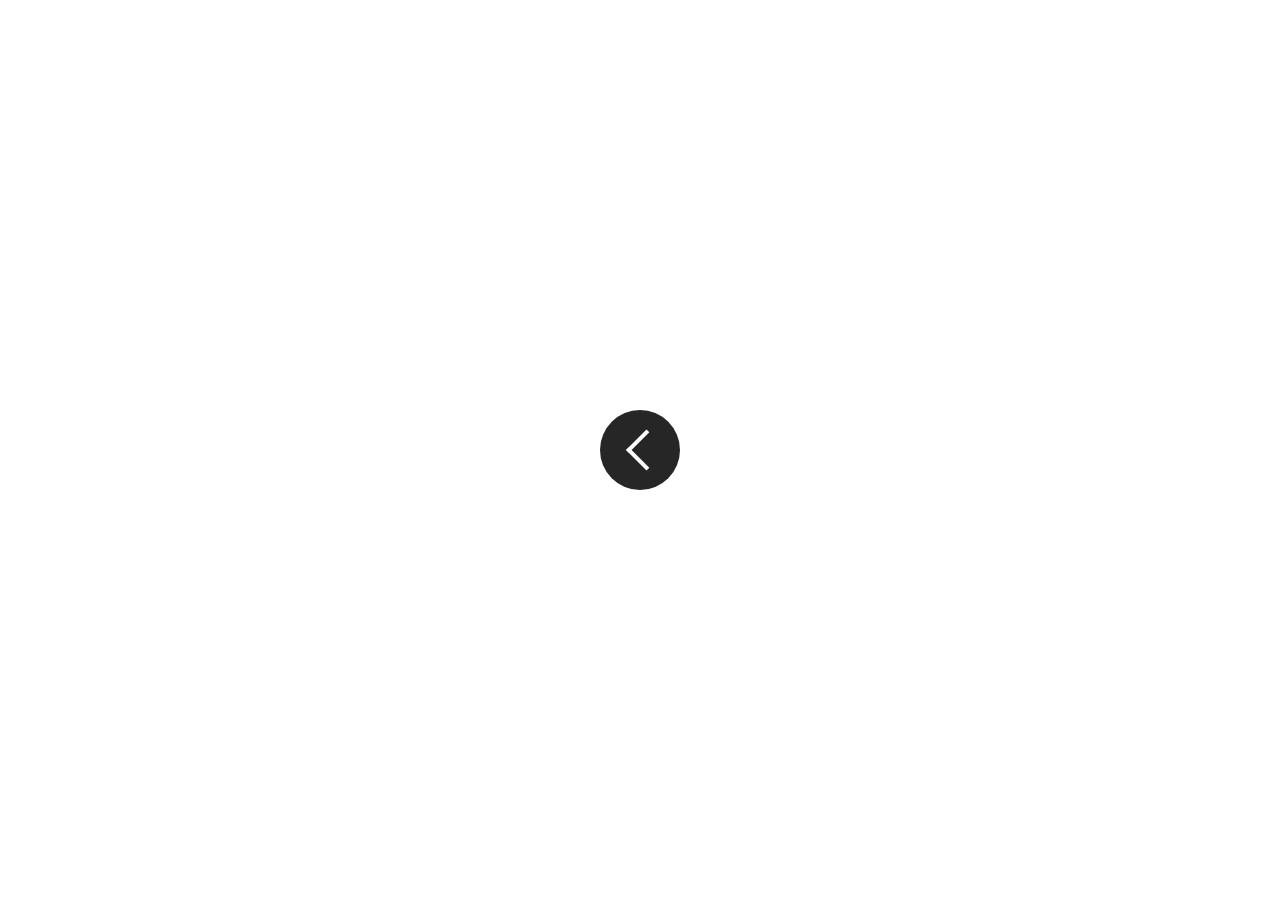
<file: backtest.html>
<!DOCTYPE html>
<html lang="en">
<head>
  <meta charset="UTF-8">
  <meta name="viewport" content="width=device-width, initial-scale=1.0">
  <title>Flutter News</title>
  <link href="assets/img/logo.png" rel="icon">
  <link href="assets/img/logo.png" rel="apple-touch-icon">

  <style>
    body {
        margin: 0;
        padding: 0;
    }

    ul {
        position: absolute;
        top: 50%;
        left: 50%;
        transform: translate(-50%, -50%);
        margin: 0;
        padding: 0;
        display: flex;
    }

    ul li {
        list-style: none;
        width: 80px;
        height: 80px;
        background: #262626;
        margin: 0 10px;  
        border-radius: 50%;
        transition: .5s;
        position: relative;
    }

    ul li:hover {
        background: #0070ff;
    }

    /*update*/
    ul li span {
        position: absolute;
        width: 25px;
        height: 25px;
        border: 4px solid #fff;
        transition: .5s;
        top: 50%;
        left: 50%;
        transform: translate(-50%,-50%) rotate(-45deg);
    }

    /*update*/
    ul li.prev span {
        top: 50%;
        left: 40%;
        transform: translateY(-50%) rotate(-45deg);
        border-right: none;
        border-bottom: none;
    }

    /*update*/
    ul li.prev:hover span {
        left: 16%;
    }

    ul li.prev span::before {
        content: '';
        position: absolute;
        width: 38px;
        height: 4px;
        background: #fff;
        transform-origin: left;
        transform: rotate(45deg) translate(-2px, -1px) scaleX(0);
        transition: .5s;
    }

    ul li.prev:hover span::before {
        transform: rotate(45deg) translate(-2px, -1px) scaleX(1);/*2 nice*/
    }

   
  </style>
</head>
<body>
  <ul>
    <li class="prev"><span></span></li>

  </ul>
</body>
</html>
</file>
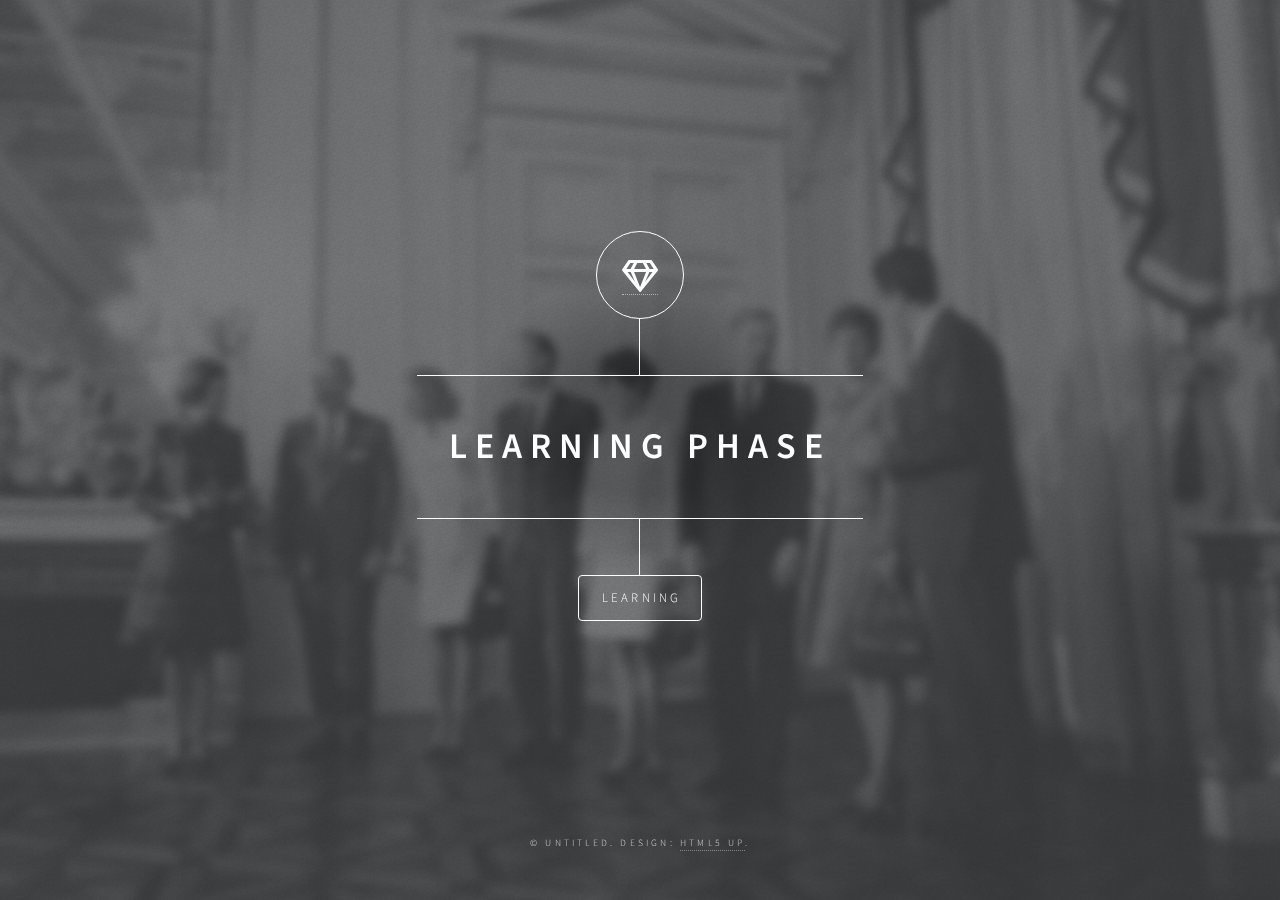
<file: aboutLearning/learning.html>
<!DOCTYPE HTML>
<html>
	<head>
		<title>Learning</title>
		<meta charset="utf-8" />
		<meta name="viewport" content="width=device-width, initial-scale=1, user-scalable=no" />
		<link rel="stylesheet" href="assets/css/main.css" />
		<noscript><link rel="stylesheet" href="assets/css/noscript.css" /></noscript>
		<title>Learning</title>
		<link href="https://fonts.googleapis.com/css2?family=Roboto:wght@400;700&display=swap" rel="stylesheet">
		<link href="../assets/img/logo.png" rel="icon">
		<link href="../assets/img/logo.png" rel="apple-touch-icon">
	</head>
	<body class="is-preload">

		<!-- Wrapper -->
			<div id="wrapper">

				<!-- Header -->
					<header id="header">
						<div class="logo" >
							<a href="../index.html" style="text-decoration: none;"><span class="icon fa-gem"></span></a>
						</div>
						<div class="content">
							<div class="inner">
								<h1>Learning phase</h1>
								
							</div>
						</div>
						<nav>
							<ul>
								<!--<li><a href="#intro">Intro</a></li>
								<li><a href="#work">Work</a></li>
								<li><a href="#contact">Contact</a></li>-->
								<li><a href="#about">Learning</a></li>
								
								<!--<li><a href="#elements">Elements</a></li>-->
							</ul>
						</nav>
					</header>

				<!-- Main -->
					<div id="main">

						<!-- Intro 
							<article id="intro">
								<h2 class="major">Intro</h2>
								<span class="image main"><img src="images/pic01.jpg" alt="" /></span>
								<p>Aenean ornare velit lacus, ac varius enim ullamcorper eu. Proin aliquam facilisis ante interdum congue. Integer mollis, nisl amet convallis, porttitor magna ullamcorper, amet egestas mauris. Ut magna finibus nisi nec lacinia. Nam maximus erat id euismod egestas. By the way, check out my <a href="#work">awesome work</a>.</p>
								<p>Lorem ipsum dolor sit amet, consectetur adipiscing elit. Duis dapibus rutrum facilisis. Class aptent taciti sociosqu ad litora torquent per conubia nostra, per inceptos himenaeos. Etiam tristique libero eu nibh porttitor fermentum. Nullam venenatis erat id vehicula viverra. Nunc ultrices eros ut ultricies condimentum. Mauris risus lacus, blandit sit amet venenatis non, bibendum vitae dolor. Nunc lorem mauris, fringilla in aliquam at, euismod in lectus. Pellentesque habitant morbi tristique senectus et netus et malesuada fames ac turpis egestas. In non lorem sit amet elit placerat maximus. Pellentesque aliquam maximus risus, vel sed vehicula.</p>
							</article>-->

						<!-- Work 
							<article id="work">
								<h2 class="major">Work</h2>
								<span class="image main"><img src="images/pic02.jpg" alt="" /></span>
								<p>Adipiscing magna sed dolor elit. Praesent eleifend dignissim arcu, at eleifend sapien imperdiet ac. Aliquam erat volutpat. Praesent urna nisi, fringila lorem et vehicula lacinia quam. Integer sollicitudin mauris nec lorem luctus ultrices.</p>
								<p>Nullam et orci eu lorem consequat tincidunt vivamus et sagittis libero. Mauris aliquet magna magna sed nunc rhoncus pharetra. Pellentesque condimentum sem. In efficitur ligula tate urna. Maecenas laoreet massa vel lacinia pellentesque lorem ipsum dolor. Nullam et orci eu lorem consequat tincidunt. Vivamus et sagittis libero. Mauris aliquet magna magna sed nunc rhoncus amet feugiat tempus.</p>
							</article>-->

						<!-- About -->
							<article id="about">
								<h2 class="major">Learning</h2>
								<span class="image main"><img src="images/deepminde2.jpg" alt="" /></span>
								<p>
									<h3 class="major">Learning Base: Training and Preparation</h3>
									Just as a shuttle crew must undergo extensive training before embarking on their mission, our team engages in a rigorous learning phase to ensure we are equipped with the necessary knowledge and skills. This phase is crucial for our success, as it lays the foundation for innovative and reliable solutions.
								</p>
								<p>	
									<h4 class="major">Simulating Real-World Scenarios</h4>
									During our learning phase, we simulate real-world scenarios that our applications might encounter. This involves creating test environments that mimic actual user conditions, allowing us to anticipate potential challenges and devise effective solutions. By rigorously testing our systems in these controlled settings, we ensure that our applications can handle diverse and complex situations.
								</p>
								<p>
									<h4 class="major">Continuous Education and Skill Development</h4>
									Our commitment to excellence is reflected in our continuous education and skill development programs. We provide our team with access to the latest industry courses, workshops, and certifications. This ongoing learning ensures that our developers, designers, and engineers stay at the forefront of technological advancements, ready to implement cutting-edge solutions.
								</p>
								<p>	
									<h4 class="major">Collaboration and Knowledge Sharing</h4>
									Just as astronauts rely on each other's expertise, our team thrives on collaboration and knowledge sharing. We encourage open communication and regular brainstorming sessions, where team members can share insights and innovative ideas. This collaborative spirit fosters a culture of continuous improvement and collective growth, enabling us to tackle any challenge with confidence.
								</p>
							</article>	

						<!-- Contact -->
							<article id="contact">
								<h2 class="major">Contact</h2>
								<form method="post" action="#">
									<div class="fields">
										<div class="field half">
											<label for="name">Name</label>
											<input type="text" name="name" id="name" />
										</div>
										<div class="field half">
											<label for="email">Email</label>
											<input type="text" name="email" id="email" />
										</div>
										<div class="field">
											<label for="message">Message</label>
											<textarea name="message" id="message" rows="4"></textarea>
										</div>
									</div>
									<ul class="actions">
										<li><input type="submit" value="Send Message" class="primary" /></li>
										<li><input type="reset" value="Reset" /></li>
									</ul>
								</form>
								<ul class="icons">
									<li><a href="#" class="icon brands fa-twitter"><span class="label">Twitter</span></a></li>
									<li><a href="#" class="icon brands fa-facebook-f"><span class="label">Facebook</span></a></li>
									<li><a href="#" class="icon brands fa-instagram"><span class="label">Instagram</span></a></li>
									<li><a href="#" class="icon brands fa-github"><span class="label">GitHub</span></a></li>
								</ul>
							</article>

						<!-- Elements -->
							<article id="elements">
								<h2 class="major">Elements</h2>

								<section>
									<h3 class="major">Text</h3>
									<p>This is <b>bold</b> and this is <strong>strong</strong>. This is <i>italic</i> and this is <em>emphasized</em>.
									This is <sup>superscript</sup> text and this is <sub>subscript</sub> text.
									This is <u>underlined</u> and this is code: <code>for (;;) { ... }</code>. Finally, <a href="#">this is a link</a>.</p>
									<hr />
									<h2>Heading Level 2</h2>
									<h3>Heading Level 3</h3>
									<h4>Heading Level 4</h4>
									<h5>Heading Level 5</h5>
									<h6>Heading Level 6</h6>
									<hr />
									<h4>Blockquote</h4>
									<blockquote>Fringilla nisl. Donec accumsan interdum nisi, quis tincidunt felis sagittis eget tempus euismod. Vestibulum ante ipsum primis in faucibus vestibulum. Blandit adipiscing eu felis iaculis volutpat ac adipiscing accumsan faucibus. Vestibulum ante ipsum primis in faucibus lorem ipsum dolor sit amet nullam adipiscing eu felis.</blockquote>
									<h4>Preformatted</h4>
									<pre><code>i = 0;

while (!deck.isInOrder()) {
    print 'Iteration ' + i;
    deck.shuffle();
    i++;
}

print 'It took ' + i + ' iterations to sort the deck.';</code></pre>
								</section>

								<section>
									<h3 class="major">Lists</h3>

									<h4>Unordered</h4>
									<ul>
										<li>Dolor pulvinar etiam.</li>
										<li>Sagittis adipiscing.</li>
										<li>Felis enim feugiat.</li>
									</ul>

									<h4>Alternate</h4>
									<ul class="alt">
										<li>Dolor pulvinar etiam.</li>
										<li>Sagittis adipiscing.</li>
										<li>Felis enim feugiat.</li>
									</ul>

									<h4>Ordered</h4>
									<ol>
										<li>Dolor pulvinar etiam.</li>
										<li>Etiam vel felis viverra.</li>
										<li>Felis enim feugiat.</li>
										<li>Dolor pulvinar etiam.</li>
										<li>Etiam vel felis lorem.</li>
										<li>Felis enim et feugiat.</li>
									</ol>
									<h4>Icons</h4>
									<ul class="icons">
										<li><a href="#" class="icon brands fa-twitter"><span class="label">Twitter</span></a></li>
										<li><a href="#" class="icon brands fa-facebook-f"><span class="label">Facebook</span></a></li>
										<li><a href="#" class="icon brands fa-instagram"><span class="label">Instagram</span></a></li>
										<li><a href="#" class="icon brands fa-github"><span class="label">Github</span></a></li>
									</ul>

									<h4>Actions</h4>
									<ul class="actions">
										<li><a href="#" class="button primary">Default</a></li>
										<li><a href="#" class="button">Default</a></li>
									</ul>
									<ul class="actions stacked">
										<li><a href="#" class="button primary">Default</a></li>
										<li><a href="#" class="button">Default</a></li>
									</ul>
								</section>

								<section>
									<h3 class="major">Table</h3>
									<h4>Default</h4>
									<div class="table-wrapper">
										<table>
											<thead>
												<tr>
													<th>Name</th>
													<th>Description</th>
													<th>Price</th>
												</tr>
											</thead>
											<tbody>
												<tr>
													<td>Item One</td>
													<td>Ante turpis integer aliquet porttitor.</td>
													<td>29.99</td>
												</tr>
												<tr>
													<td>Item Two</td>
													<td>Vis ac commodo adipiscing arcu aliquet.</td>
													<td>19.99</td>
												</tr>
												<tr>
													<td>Item Three</td>
													<td> Morbi faucibus arcu accumsan lorem.</td>
													<td>29.99</td>
												</tr>
												<tr>
													<td>Item Four</td>
													<td>Vitae integer tempus condimentum.</td>
													<td>19.99</td>
												</tr>
												<tr>
													<td>Item Five</td>
													<td>Ante turpis integer aliquet porttitor.</td>
													<td>29.99</td>
												</tr>
											</tbody>
											<tfoot>
												<tr>
													<td colspan="2"></td>
													<td>100.00</td>
												</tr>
											</tfoot>
										</table>
									</div>

									<h4>Alternate</h4>
									<div class="table-wrapper">
										<table class="alt">
											<thead>
												<tr>
													<th>Name</th>
													<th>Description</th>
													<th>Price</th>
												</tr>
											</thead>
											<tbody>
												<tr>
													<td>Item One</td>
													<td>Ante turpis integer aliquet porttitor.</td>
													<td>29.99</td>
												</tr>
												<tr>
													<td>Item Two</td>
													<td>Vis ac commodo adipiscing arcu aliquet.</td>
													<td>19.99</td>
												</tr>
												<tr>
													<td>Item Three</td>
													<td> Morbi faucibus arcu accumsan lorem.</td>
													<td>29.99</td>
												</tr>
												<tr>
													<td>Item Four</td>
													<td>Vitae integer tempus condimentum.</td>
													<td>19.99</td>
												</tr>
												<tr>
													<td>Item Five</td>
													<td>Ante turpis integer aliquet porttitor.</td>
													<td>29.99</td>
												</tr>
											</tbody>
											<tfoot>
												<tr>
													<td colspan="2"></td>
													<td>100.00</td>
												</tr>
											</tfoot>
										</table>
									</div>
								</section>

								<section>
									<h3 class="major">Buttons</h3>
									<ul class="actions">
										<li><a href="#" class="button primary">Primary</a></li>
										<li><a href="#" class="button">Default</a></li>
									</ul>
									<ul class="actions">
										<li><a href="#" class="button">Default</a></li>
										<li><a href="#" class="button small">Small</a></li>
									</ul>
									<ul class="actions">
										<li><a href="#" class="button primary icon solid fa-download">Icon</a></li>
										<li><a href="#" class="button icon solid fa-download">Icon</a></li>
									</ul>
									<ul class="actions">
										<li><span class="button primary disabled">Disabled</span></li>
										<li><span class="button disabled">Disabled</span></li>
									</ul>
								</section>

								<section>
									<h3 class="major">Form</h3>
									<form method="post" action="#">
										<div class="fields">
											<div class="field half">
												<label for="demo-name">Name</label>
												<input type="text" name="demo-name" id="demo-name" value="" placeholder="Jane Doe" />
											</div>
											<div class="field half">
												<label for="demo-email">Email</label>
												<input type="email" name="demo-email" id="demo-email" value="" placeholder="jane@untitled.tld" />
											</div>
											<div class="field">
												<label for="demo-category">Category</label>
												<select name="demo-category" id="demo-category">
													<option value="">-</option>
													<option value="1">Manufacturing</option>
													<option value="1">Shipping</option>
													<option value="1">Administration</option>
													<option value="1">Human Resources</option>
												</select>
											</div>
											<div class="field half">
												<input type="radio" id="demo-priority-low" name="demo-priority" checked>
												<label for="demo-priority-low">Low</label>
											</div>
											<div class="field half">
												<input type="radio" id="demo-priority-high" name="demo-priority">
												<label for="demo-priority-high">High</label>
											</div>
											<div class="field half">
												<input type="checkbox" id="demo-copy" name="demo-copy">
												<label for="demo-copy">Email me a copy</label>
											</div>
											<div class="field half">
												<input type="checkbox" id="demo-human" name="demo-human" checked>
												<label for="demo-human">Not a robot</label>
											</div>
											<div class="field">
												<label for="demo-message">Message</label>
												<textarea name="demo-message" id="demo-message" placeholder="Enter your message" rows="6"></textarea>
											</div>
										</div>
										<ul class="actions">
											<li><input type="submit" value="Send Message" class="primary" /></li>
											<li><input type="reset" value="Reset" /></li>
										</ul>
									</form>
								</section>

							</article>

					</div>

				<!-- Footer -->
					<footer id="footer">
						<p class="copyright">&copy; Untitled. Design: <a href="https://html5up.net">HTML5 UP</a>.</p>
					</footer>

			</div>

		<!-- BG -->
			<div id="bg"></div>

		<!-- Scripts -->
			<script src="assets/js/jquery.min.js"></script>
			<script src="assets/js/browser.min.js"></script>
			<script src="assets/js/breakpoints.min.js"></script>
			<script src="assets/js/util.js"></script>
			<script src="assets/js/main.js"></script>

	</body>
</html>
</file>
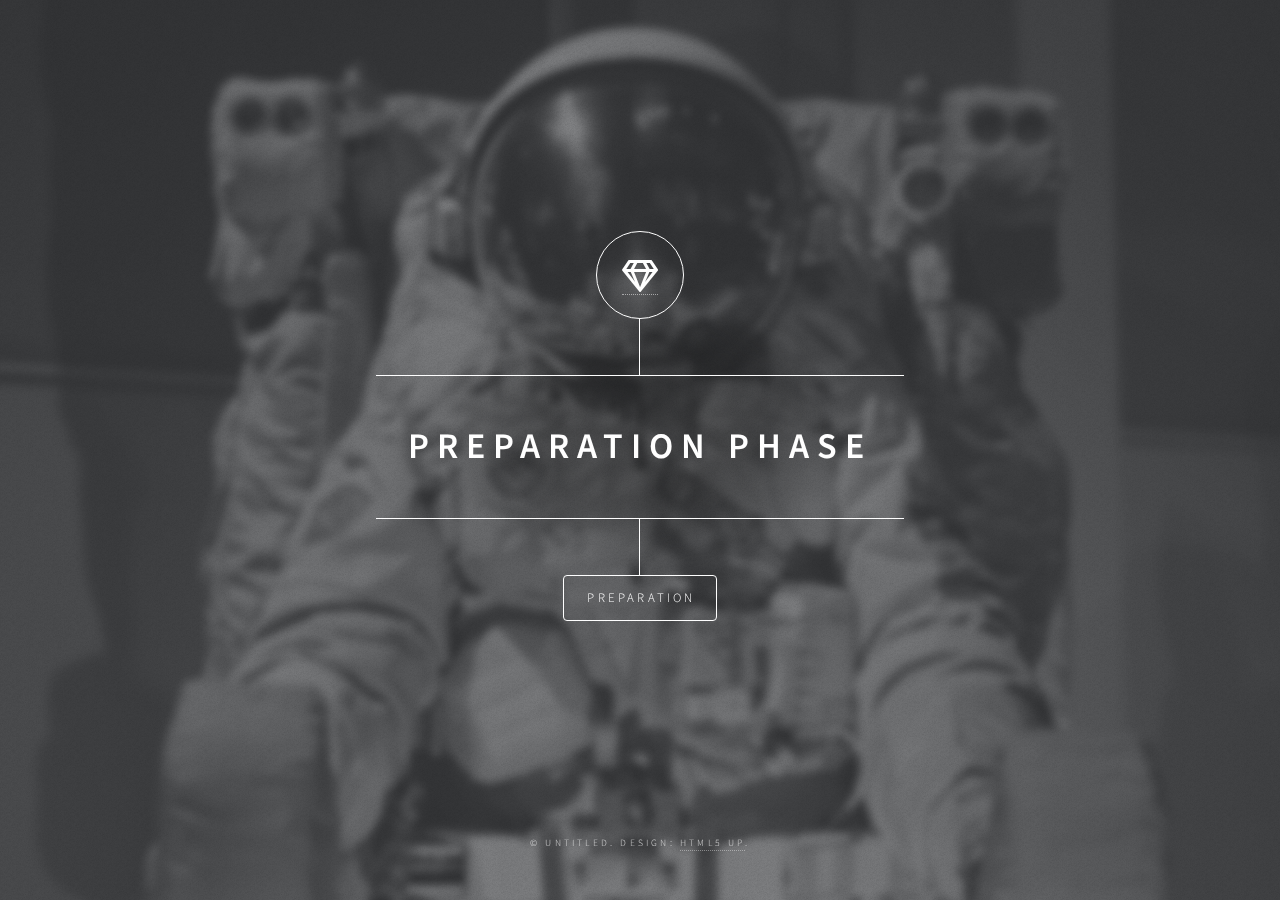
<file: aboutPreparation/preparation.html>
<!DOCTYPE HTML>
<html>
	<head>
		<title>Preparation</title>
		<meta charset="utf-8" />
		<meta name="viewport" content="width=device-width, initial-scale=1, user-scalable=no" />
		<link rel="stylesheet" href="assets/css/main.css" />
		<noscript><link rel="stylesheet" href="assets/css/noscript.css" /></noscript>
		<title>Preparation</title>
		<link href="https://fonts.googleapis.com/css2?family=Roboto:wght@400;700&display=swap" rel="stylesheet">
		<link href="../assets/img/logo.png" rel="icon">
		<link href="../assets/img/logo.png" rel="apple-touch-icon">
	</head>
	<body class="is-preload">

		<!-- Wrapper -->
			<div id="wrapper">

				<!-- Header -->
					<header id="header">
						<div class="logo" >
							<a href="../index.html" style="text-decoration: none;"><span class="icon fa-gem"></span></a>
						</div>
						<div class="content">
							<div class="inner">
								<h1>Preparation phase</h1>
								
							</div>
						</div>
						<nav>
							<ul>
								<!--<li><a href="#intro">Intro</a></li>
								<li><a href="#work">Work</a></li>
								<li><a href="#contact">Contact</a></li>-->
								<li><a href="#about">Preparation</a></li>
								
								<!--<li><a href="#elements">Elements</a></li>-->
							</ul>
						</nav>
					</header>

				<!-- Main -->
					<div id="main">

						<!-- Intro 
							<article id="intro">
								<h2 class="major">Intro</h2>
								<span class="image main"><img src="images/pic01.jpg" alt="" /></span>
								<p>Aenean ornare velit lacus, ac varius enim ullamcorper eu. Proin aliquam facilisis ante interdum congue. Integer mollis, nisl amet convallis, porttitor magna ullamcorper, amet egestas mauris. Ut magna finibus nisi nec lacinia. Nam maximus erat id euismod egestas. By the way, check out my <a href="#work">awesome work</a>.</p>
								<p>Lorem ipsum dolor sit amet, consectetur adipiscing elit. Duis dapibus rutrum facilisis. Class aptent taciti sociosqu ad litora torquent per conubia nostra, per inceptos himenaeos. Etiam tristique libero eu nibh porttitor fermentum. Nullam venenatis erat id vehicula viverra. Nunc ultrices eros ut ultricies condimentum. Mauris risus lacus, blandit sit amet venenatis non, bibendum vitae dolor. Nunc lorem mauris, fringilla in aliquam at, euismod in lectus. Pellentesque habitant morbi tristique senectus et netus et malesuada fames ac turpis egestas. In non lorem sit amet elit placerat maximus. Pellentesque aliquam maximus risus, vel sed vehicula.</p>
							</article>-->

						<!-- Work 
							<article id="work">
								<h2 class="major">Work</h2>
								<span class="image main"><img src="images/pic02.jpg" alt="" /></span>
								<p>Adipiscing magna sed dolor elit. Praesent eleifend dignissim arcu, at eleifend sapien imperdiet ac. Aliquam erat volutpat. Praesent urna nisi, fringila lorem et vehicula lacinia quam. Integer sollicitudin mauris nec lorem luctus ultrices.</p>
								<p>Nullam et orci eu lorem consequat tincidunt vivamus et sagittis libero. Mauris aliquet magna magna sed nunc rhoncus pharetra. Pellentesque condimentum sem. In efficitur ligula tate urna. Maecenas laoreet massa vel lacinia pellentesque lorem ipsum dolor. Nullam et orci eu lorem consequat tincidunt. Vivamus et sagittis libero. Mauris aliquet magna magna sed nunc rhoncus amet feugiat tempus.</p>
							</article>-->

						<!-- About -->
							<article id="about">
								<h2 class="major">Preparation</h2>
								<span class="image main"><img src="images/deepminde1.jpg" alt="" /></span>
								<p>
									<h3 class="major">Vision Statement: Our Journey to Excellence</h3>
									In the world of technological advancement, our company stands as a beacon of innovation and precision. Imagine our development process as a meticulous preparation phase of a shuttle ascending into space, a journey that requires unparalleled dedication, expertise, and collaboration.
								</p>
								<p>	
									<h4 class="major">The Blueprint: Crafting the Foundation</h4>
									Just like the initial stages of preparing a shuttle for its mission, our journey begins with a detailed blueprint. Our team of visionary architects and engineers come together to conceptualize and design the framework of our system and mobile web applications. Every element is scrutinized, ensuring that it meets the highest standards of functionality and user experience. We believe that a strong foundation is key to any successful mission.
								</p>
								<p>
									<h4 class="major">Assembling the Crew: Bringing Experts on Board</h4>
									A successful space mission relies on the collective effort of a skilled and dedicated crew. Similarly, our company prides itself on assembling a diverse team of experts in software development, user interface design, and quality assurance. Each member brings unique skills and perspectives, fostering an environment of creativity and innovation. Together, we are more than the sum of our parts, ready to tackle any challenge that comes our way.
								</p>
								<p>	
									<h4 class="major">Rigorous Testing: Ensuring Safety and Reliability</h4>
									Before a shuttle can ascend into space, it must undergo rigorous testing to ensure its safety and reliability. At our company, we adopt the same meticulous approach. Our applications undergo multiple phases of testing, from unit tests to integration tests, ensuring that every component functions seamlessly. We simulate real-world scenarios to identify and rectify potential issues, guaranteeing that our final product is robust and dependable.
								</p>
								<p>	
									<h4 class="major">Final Countdown: Preparing for Launch</h4>
									As the shuttle prepares for launch, every system is double-checked, every protocol reviewed. In our development process, this phase translates to final reviews and optimizations. We refine the user interface, enhance performance, and ensure that our applications are ready to meet the demands of our users. Our goal is to deliver a product that not only meets but exceeds expectations.
								</p>
								<p>		
									<h4 class="major">Launch: Reaching New Heights</h4>
									The moment of launch is a culmination of all our efforts. Our applications are deployed, ready to make their mark in the digital world. But our journey doesn't end here. Just like a shuttle continues to navigate space, we provide continuous support and updates, adapting to new challenges and opportunities. Our commitment to excellence drives us to constantly improve and innovate.
								</p>
								<p>	
									<h4 class="major">Mission Accomplished: Inspiring the Future</h4>
									Every successful mission inspires the next generation of explorers. At our company, we aim to inspire through our work. Our vision is to be a leader in the development of systems and mobile web applications, pushing the boundaries of what's possible and setting new standards of excellence. We invite you to join us on this journey, as we ascend to new heights and explore the endless possibilities of the digital frontier.
								</p>
								<p>
									In this ever-evolving landscape, we are not just developers; we are pioneers, charting a course toward a brighter, more connected future. Together, we will achieve greatness, one launch at a time.
							    </p>	
							</article>	

						<!-- Contact -->
							<article id="contact">
								<h2 class="major">Contact</h2>
								<form method="post" action="#">
									<div class="fields">
										<div class="field half">
											<label for="name">Name</label>
											<input type="text" name="name" id="name" />
										</div>
										<div class="field half">
											<label for="email">Email</label>
											<input type="text" name="email" id="email" />
										</div>
										<div class="field">
											<label for="message">Message</label>
											<textarea name="message" id="message" rows="4"></textarea>
										</div>
									</div>
									<ul class="actions">
										<li><input type="submit" value="Send Message" class="primary" /></li>
										<li><input type="reset" value="Reset" /></li>
									</ul>
								</form>
								<ul class="icons">
									<li><a href="#" class="icon brands fa-twitter"><span class="label">Twitter</span></a></li>
									<li><a href="#" class="icon brands fa-facebook-f"><span class="label">Facebook</span></a></li>
									<li><a href="#" class="icon brands fa-instagram"><span class="label">Instagram</span></a></li>
									<li><a href="#" class="icon brands fa-github"><span class="label">GitHub</span></a></li>
								</ul>
							</article>

						<!-- Elements -->
							<article id="elements">
								<h2 class="major">Elements</h2>

								<section>
									<h3 class="major">Text</h3>
									<p>This is <b>bold</b> and this is <strong>strong</strong>. This is <i>italic</i> and this is <em>emphasized</em>.
									This is <sup>superscript</sup> text and this is <sub>subscript</sub> text.
									This is <u>underlined</u> and this is code: <code>for (;;) { ... }</code>. Finally, <a href="#">this is a link</a>.</p>
									<hr />
									<h2>Heading Level 2</h2>
									<h3>Heading Level 3</h3>
									<h4>Heading Level 4</h4>
									<h5>Heading Level 5</h5>
									<h6>Heading Level 6</h6>
									<hr />
									<h4>Blockquote</h4>
									<blockquote>Fringilla nisl. Donec accumsan interdum nisi, quis tincidunt felis sagittis eget tempus euismod. Vestibulum ante ipsum primis in faucibus vestibulum. Blandit adipiscing eu felis iaculis volutpat ac adipiscing accumsan faucibus. Vestibulum ante ipsum primis in faucibus lorem ipsum dolor sit amet nullam adipiscing eu felis.</blockquote>
									<h4>Preformatted</h4>
									<pre><code>i = 0;

while (!deck.isInOrder()) {
    print 'Iteration ' + i;
    deck.shuffle();
    i++;
}

print 'It took ' + i + ' iterations to sort the deck.';</code></pre>
								</section>

								<section>
									<h3 class="major">Lists</h3>

									<h4>Unordered</h4>
									<ul>
										<li>Dolor pulvinar etiam.</li>
										<li>Sagittis adipiscing.</li>
										<li>Felis enim feugiat.</li>
									</ul>

									<h4>Alternate</h4>
									<ul class="alt">
										<li>Dolor pulvinar etiam.</li>
										<li>Sagittis adipiscing.</li>
										<li>Felis enim feugiat.</li>
									</ul>

									<h4>Ordered</h4>
									<ol>
										<li>Dolor pulvinar etiam.</li>
										<li>Etiam vel felis viverra.</li>
										<li>Felis enim feugiat.</li>
										<li>Dolor pulvinar etiam.</li>
										<li>Etiam vel felis lorem.</li>
										<li>Felis enim et feugiat.</li>
									</ol>
									<h4>Icons</h4>
									<ul class="icons">
										<li><a href="#" class="icon brands fa-twitter"><span class="label">Twitter</span></a></li>
										<li><a href="#" class="icon brands fa-facebook-f"><span class="label">Facebook</span></a></li>
										<li><a href="#" class="icon brands fa-instagram"><span class="label">Instagram</span></a></li>
										<li><a href="#" class="icon brands fa-github"><span class="label">Github</span></a></li>
									</ul>

									<h4>Actions</h4>
									<ul class="actions">
										<li><a href="#" class="button primary">Default</a></li>
										<li><a href="#" class="button">Default</a></li>
									</ul>
									<ul class="actions stacked">
										<li><a href="#" class="button primary">Default</a></li>
										<li><a href="#" class="button">Default</a></li>
									</ul>
								</section>

								<section>
									<h3 class="major">Table</h3>
									<h4>Default</h4>
									<div class="table-wrapper">
										<table>
											<thead>
												<tr>
													<th>Name</th>
													<th>Description</th>
													<th>Price</th>
												</tr>
											</thead>
											<tbody>
												<tr>
													<td>Item One</td>
													<td>Ante turpis integer aliquet porttitor.</td>
													<td>29.99</td>
												</tr>
												<tr>
													<td>Item Two</td>
													<td>Vis ac commodo adipiscing arcu aliquet.</td>
													<td>19.99</td>
												</tr>
												<tr>
													<td>Item Three</td>
													<td> Morbi faucibus arcu accumsan lorem.</td>
													<td>29.99</td>
												</tr>
												<tr>
													<td>Item Four</td>
													<td>Vitae integer tempus condimentum.</td>
													<td>19.99</td>
												</tr>
												<tr>
													<td>Item Five</td>
													<td>Ante turpis integer aliquet porttitor.</td>
													<td>29.99</td>
												</tr>
											</tbody>
											<tfoot>
												<tr>
													<td colspan="2"></td>
													<td>100.00</td>
												</tr>
											</tfoot>
										</table>
									</div>

									<h4>Alternate</h4>
									<div class="table-wrapper">
										<table class="alt">
											<thead>
												<tr>
													<th>Name</th>
													<th>Description</th>
													<th>Price</th>
												</tr>
											</thead>
											<tbody>
												<tr>
													<td>Item One</td>
													<td>Ante turpis integer aliquet porttitor.</td>
													<td>29.99</td>
												</tr>
												<tr>
													<td>Item Two</td>
													<td>Vis ac commodo adipiscing arcu aliquet.</td>
													<td>19.99</td>
												</tr>
												<tr>
													<td>Item Three</td>
													<td> Morbi faucibus arcu accumsan lorem.</td>
													<td>29.99</td>
												</tr>
												<tr>
													<td>Item Four</td>
													<td>Vitae integer tempus condimentum.</td>
													<td>19.99</td>
												</tr>
												<tr>
													<td>Item Five</td>
													<td>Ante turpis integer aliquet porttitor.</td>
													<td>29.99</td>
												</tr>
											</tbody>
											<tfoot>
												<tr>
													<td colspan="2"></td>
													<td>100.00</td>
												</tr>
											</tfoot>
										</table>
									</div>
								</section>

								<section>
									<h3 class="major">Buttons</h3>
									<ul class="actions">
										<li><a href="#" class="button primary">Primary</a></li>
										<li><a href="#" class="button">Default</a></li>
									</ul>
									<ul class="actions">
										<li><a href="#" class="button">Default</a></li>
										<li><a href="#" class="button small">Small</a></li>
									</ul>
									<ul class="actions">
										<li><a href="#" class="button primary icon solid fa-download">Icon</a></li>
										<li><a href="#" class="button icon solid fa-download">Icon</a></li>
									</ul>
									<ul class="actions">
										<li><span class="button primary disabled">Disabled</span></li>
										<li><span class="button disabled">Disabled</span></li>
									</ul>
								</section>

								<section>
									<h3 class="major">Form</h3>
									<form method="post" action="#">
										<div class="fields">
											<div class="field half">
												<label for="demo-name">Name</label>
												<input type="text" name="demo-name" id="demo-name" value="" placeholder="Jane Doe" />
											</div>
											<div class="field half">
												<label for="demo-email">Email</label>
												<input type="email" name="demo-email" id="demo-email" value="" placeholder="jane@untitled.tld" />
											</div>
											<div class="field">
												<label for="demo-category">Category</label>
												<select name="demo-category" id="demo-category">
													<option value="">-</option>
													<option value="1">Manufacturing</option>
													<option value="1">Shipping</option>
													<option value="1">Administration</option>
													<option value="1">Human Resources</option>
												</select>
											</div>
											<div class="field half">
												<input type="radio" id="demo-priority-low" name="demo-priority" checked>
												<label for="demo-priority-low">Low</label>
											</div>
											<div class="field half">
												<input type="radio" id="demo-priority-high" name="demo-priority">
												<label for="demo-priority-high">High</label>
											</div>
											<div class="field half">
												<input type="checkbox" id="demo-copy" name="demo-copy">
												<label for="demo-copy">Email me a copy</label>
											</div>
											<div class="field half">
												<input type="checkbox" id="demo-human" name="demo-human" checked>
												<label for="demo-human">Not a robot</label>
											</div>
											<div class="field">
												<label for="demo-message">Message</label>
												<textarea name="demo-message" id="demo-message" placeholder="Enter your message" rows="6"></textarea>
											</div>
										</div>
										<ul class="actions">
											<li><input type="submit" value="Send Message" class="primary" /></li>
											<li><input type="reset" value="Reset" /></li>
										</ul>
									</form>
								</section>

							</article>

					</div>

				<!-- Footer -->
					<footer id="footer">
						<p class="copyright">&copy; Untitled. Design: <a href="https://html5up.net">HTML5 UP</a>.</p>
					</footer>

			</div>

		<!-- BG -->
			<div id="bg"></div>

		<!-- Scripts -->
			<script src="assets/js/jquery.min.js"></script>
			<script src="assets/js/browser.min.js"></script>
			<script src="assets/js/breakpoints.min.js"></script>
			<script src="assets/js/util.js"></script>
			<script src="assets/js/main.js"></script>

	</body>
</html>
</file>
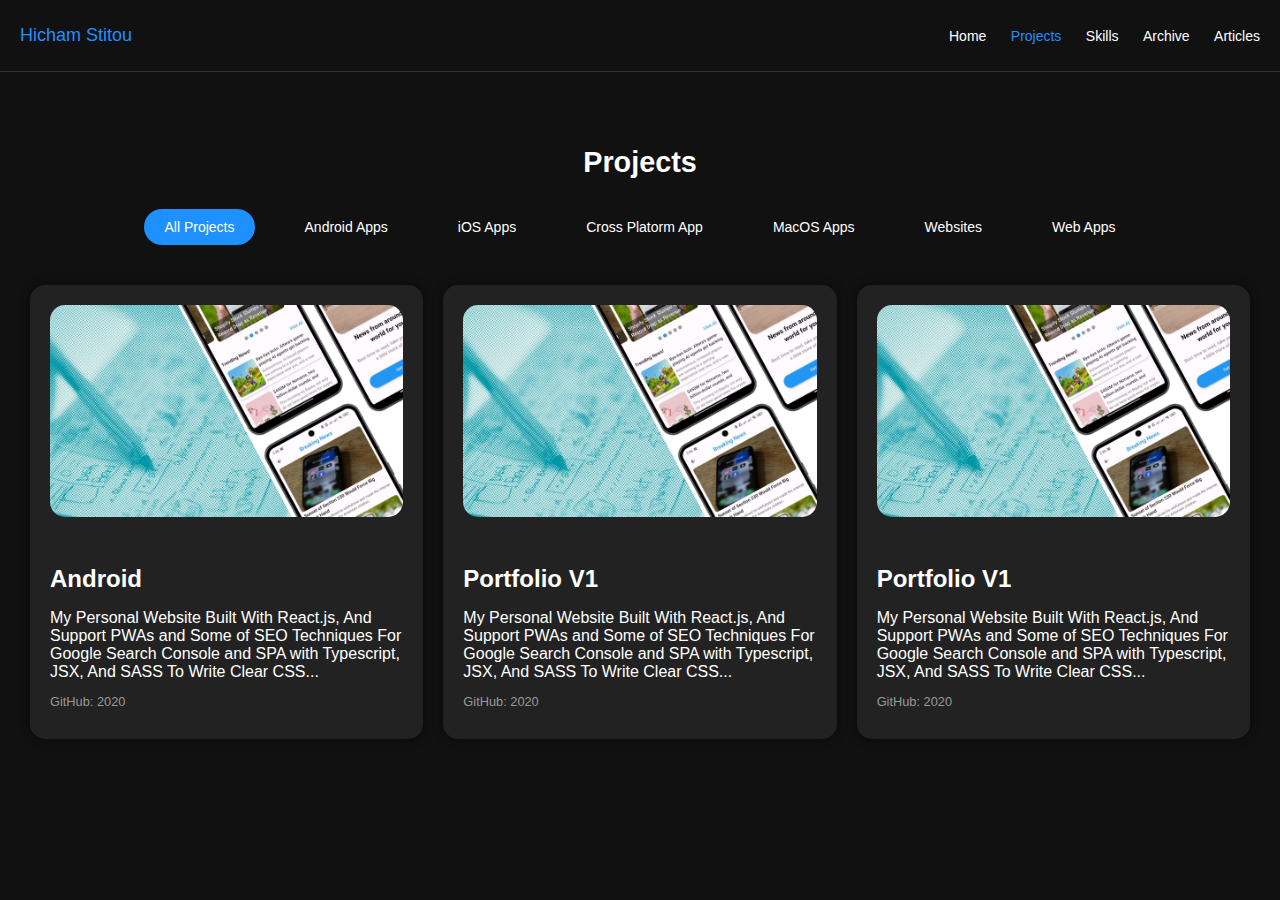
<file: allProject/Project.html>
<!DOCTYPE html>
<html lang="en">
<head>
    <meta charset="UTF-8">
    <meta name="viewport" content="width=device-width, initial-scale=1.0">
    <title>Header Example</title>
    <style>
        body {
            margin: 0;
            font-family: Arial, sans-serif;
            background-color: #111;
            color: #fff;
            text-align: center;
        }

        header {
            display: flex;
            justify-content: space-between;
            align-items: center;
            padding: 25px 20px;
            background-color: #111;
            border-bottom: 1px solid #333;
        }

        .left-section .name-link {
            color: #1e90ff;
            text-decoration: none;
            font-size: 18px;
        }

        .right-section a {
            color: #fff;
            text-decoration: none;
            margin-left: 20px;
            font-size: 14px;
        }

        .right-section a:hover {
            color: #1e90ff;
        }

        .right-section .active {
            color: #1e90ff;
        }

        .hero-section {
            padding: 50px 20px;
        }

        .hero-section h1 {
            font-size: 2em;
            margin-bottom: 10px;
        }

        .hero-section p {
            font-size: 1em;
            margin-bottom: 40px;
        }

        .projects-section {
            padding: 50px 20px;
        }

        .projects-section h2 {
            font-size: 1.8em;
            margin-bottom: 30px;
        }

        .projects-section .project-tabs {
            display: flex;
            justify-content: center;
            margin-bottom: 30px;
        }

        .projects-section .project-tabs a {
            color: #fff;
            text-decoration: none;
            margin: 0 15px;
            padding: 10px 20px;
            border-radius: 25px;
            font-size: 14px;
        }

        .projects-section .project-tabs a.active {
            background-color: #1e90ff;
            color: #fff;
        }

        .projects-section .projects-container {
            display: grid;
            grid-template-columns: repeat(auto-fit, minmax(300px, 1fr));
            gap: 20px;
        }

        .project-card {
            background-color: #222;
            padding: 20px;
            border-radius: 15px;
            box-shadow: 0 0 10px rgba(0, 0, 0, 0.5);
            text-align: left;
        }

        .project-card img {
            width: 100%;
            border-radius: 15px;
            margin-bottom: 20px;
        }

        .project-card h3 {
            font-size: 1.5em;
            margin-bottom: 10px;
        }

        .project-card p {
            font-size: 1em;
            margin-bottom: 10px;
        }

        .project-card p:last-of-type {
            color: #999;
            font-size: 0.8em;
        }
    .projects-container{
        padding: 10px;
    }    
    .project-image {
    position: relative;
    display: inline-block;
}

.project-image img {
    width: 100%;
    border-radius: 15px;
    transition: transform 0.3s ease;
}

.project-image .overlay {
    position: absolute;
    top: 0;
    left: 0;
    right: 0;
    bottom: 0;
    border-radius: 15px;
    opacity: 0;
    transition: opacity 0.3s ease;
    display: flex;
    justify-content: center;
    align-items: center;
}

.project-image .overlay-text {
    color: #fff;
    font-size: 1.2em;
}

.project-image:hover img {
    transform: scale(1.05);
}

.project-image:hover .overlay {
    opacity: 1;
}

    </style>
</head>
<body>
    <header>
        <div class="left-section">
            <a href="#" class="name-link">Hicham Stitou</a>
        </div>
        <nav class="right-section">
            <a href="#" class="nav-link">Home</a>
            <a href="#" class="nav-link active " >Projects</a>
            <a href="#" class="nav-link">Skills</a>
            <a href="#" class="nav-link">Archive</a>
            <a href="#" class="nav-link">Articles</a>
        </nav>
    </header>


    <div class="projects-section">
        <h2>Projects</h2>
        <div class="project-tabs">
            <a href="#" class="tab-link active" data-filter="all">All Projects</a>
            <a href="#" class="tab-link" data-filter="android">Android Apps</a>
            <a href="#" class="tab-link" data-filter="ios">iOS Apps</a>
            <a href="#" class="tab-link" data-filter="CrossPlatorm">Cross Platorm App</a>
            <a href="#" class="tab-link" data-filter="macos">MacOS Apps</a>
            <a href="#" class="tab-link" data-filter="websites">Websites</a>
            <a href="#" class="tab-link" data-filter="webapps">Web Apps</a>
        </div>
        <div class="projects-container">
            <div class="project-card"  data-category="CrossPlatorm">
                <a href="androidProject/androidProject.html">
                    <div class="project-image">
                        <img src="androidProject/cover.jpg" alt="Android">
                        <div class="overlay">
                            <div class="overlay-text"></div>
                        </div>
                    </div>
                </a>
                <h3>Android</h3>
                <p>My Personal Website Built With React.js, And Support PWAs and Some of SEO Techniques For Google Search Console and SPA with Typescript, JSX, And SASS To Write Clear CSS...</p>
                <p>GitHub: 2020</p>
            </div>
            <div class="project-card"  data-category="CrossPlatorm">
                <a href="https://github.com/username/portfolio_v1">
                    <div class="project-image">
                        <img src="androidProject/cover.jpg" alt="Android">
                        <div class="overlay">
                        </div>
                    </div>
                </a>
                <h3>Portfolio V1</h3>
                <p>My Personal Website Built With React.js, And Support PWAs and Some of SEO Techniques For Google Search Console and SPA with Typescript, JSX, And SASS To Write Clear CSS...</p>
                <p>GitHub: 2020</p>
            </div>
           
            <div class="project-card" data-category="CrossPlatorm">
                <a href="https://github.com/username/portfolio_v1">
                    <div class="project-image">
                        <img src="androidProject/cover.jpg" alt="Android">
                        <div class="overlay">
                        </div>
                    </div>
                </a>
                <h3>Portfolio V1</h3>
                <p>My Personal Website Built With React.js, And Support PWAs and Some of SEO Techniques For Google Search Console and SPA with Typescript, JSX, And SASS To Write Clear CSS...</p>
                <p>GitHub: 2020</p>
            </div>
        </div>
    </div>

    <script>
    document.addEventListener('DOMContentLoaded', function() {
    const links = document.querySelectorAll('.nav-link');
    const tabLinks = document.querySelectorAll('.tab-link');
    const projectCards = document.querySelectorAll('.project-card');

    links.forEach(link => {
        link.addEventListener('click', function() {
            links.forEach(link => link.classList.remove('active'));
            this.classList.add('active');
        });
    });

    tabLinks.forEach(link => {
        link.addEventListener('click', function(event) {
            event.preventDefault();
            const filter = this.getAttribute('data-filter');
            tabLinks.forEach(link => link.classList.remove('active'));
            this.classList.add('active');
            projectCards.forEach(card => {
                if (filter === 'all' || card.getAttribute('data-category') === filter) {
                    card.style.display = 'block';
                } else {
                    card.style.display = 'none';
                }
            });
        });
    });
});

        
    </script>
</body>
</html>
</file>
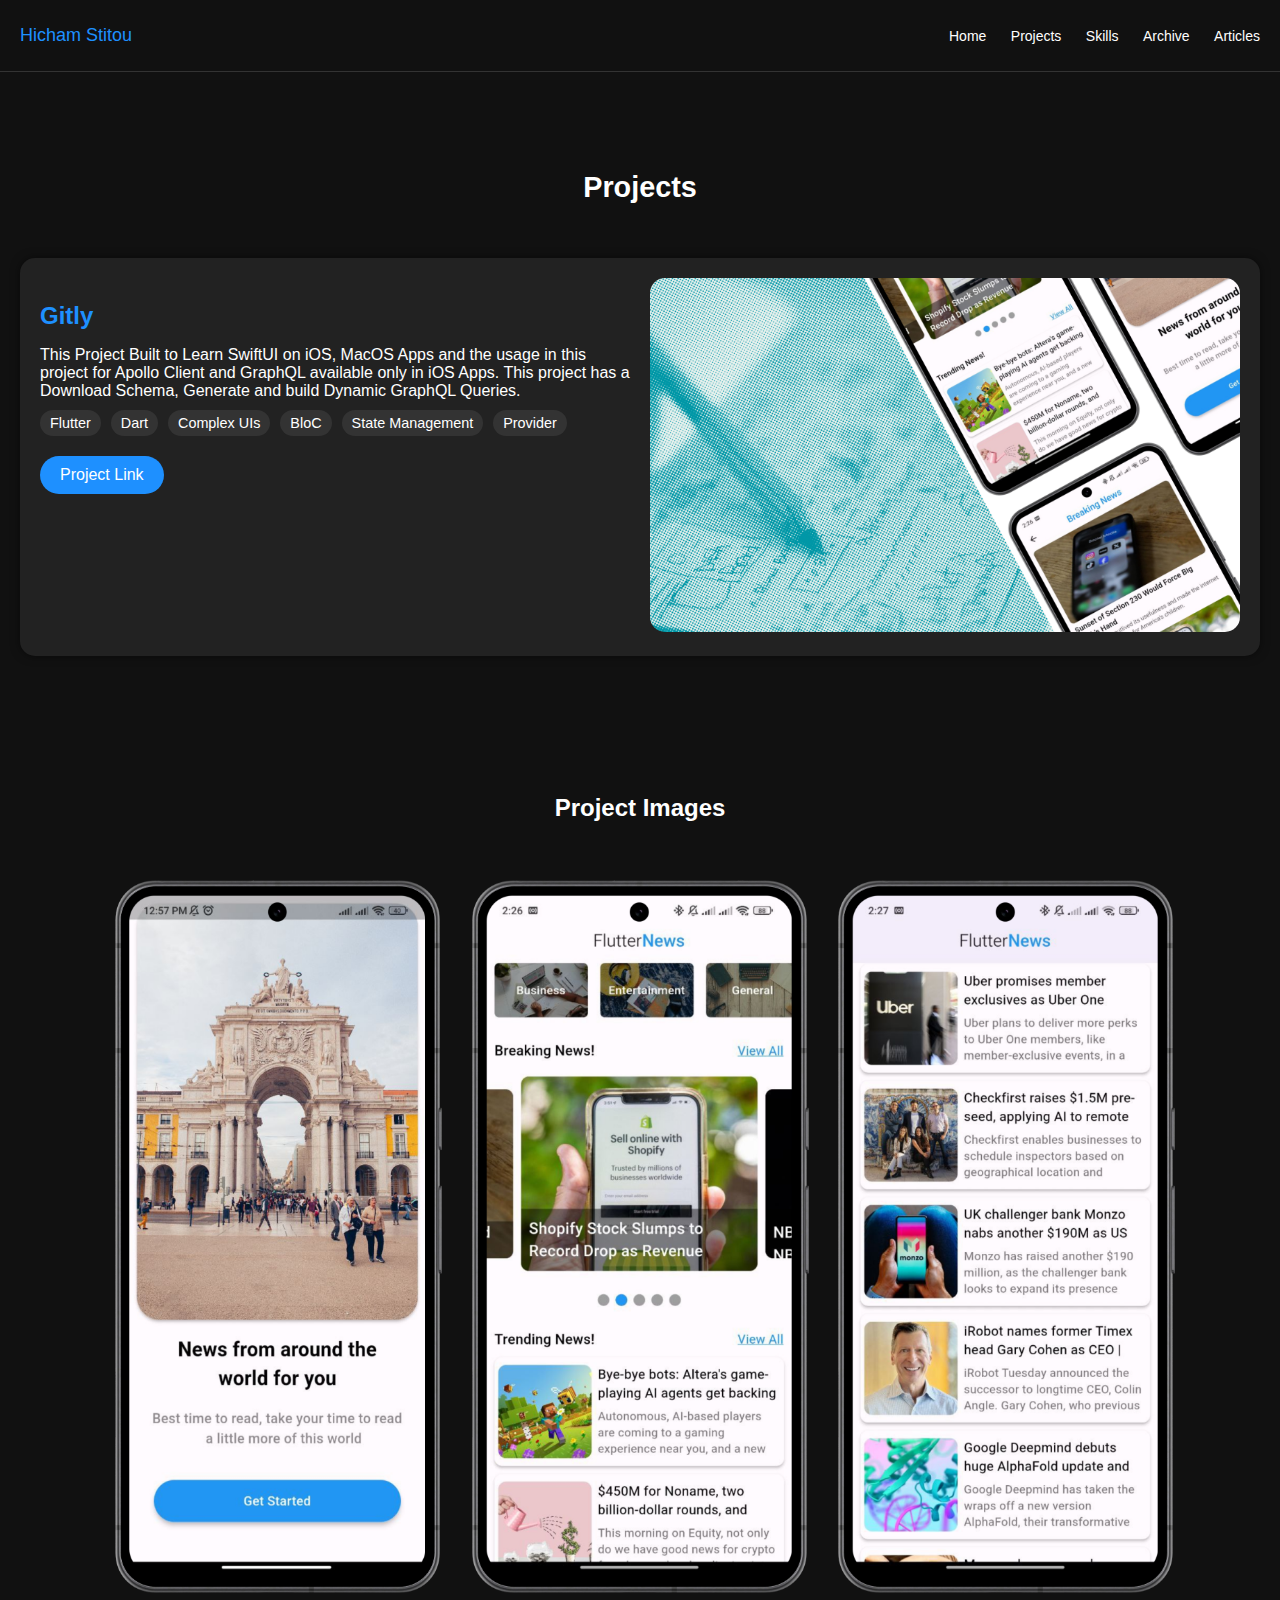
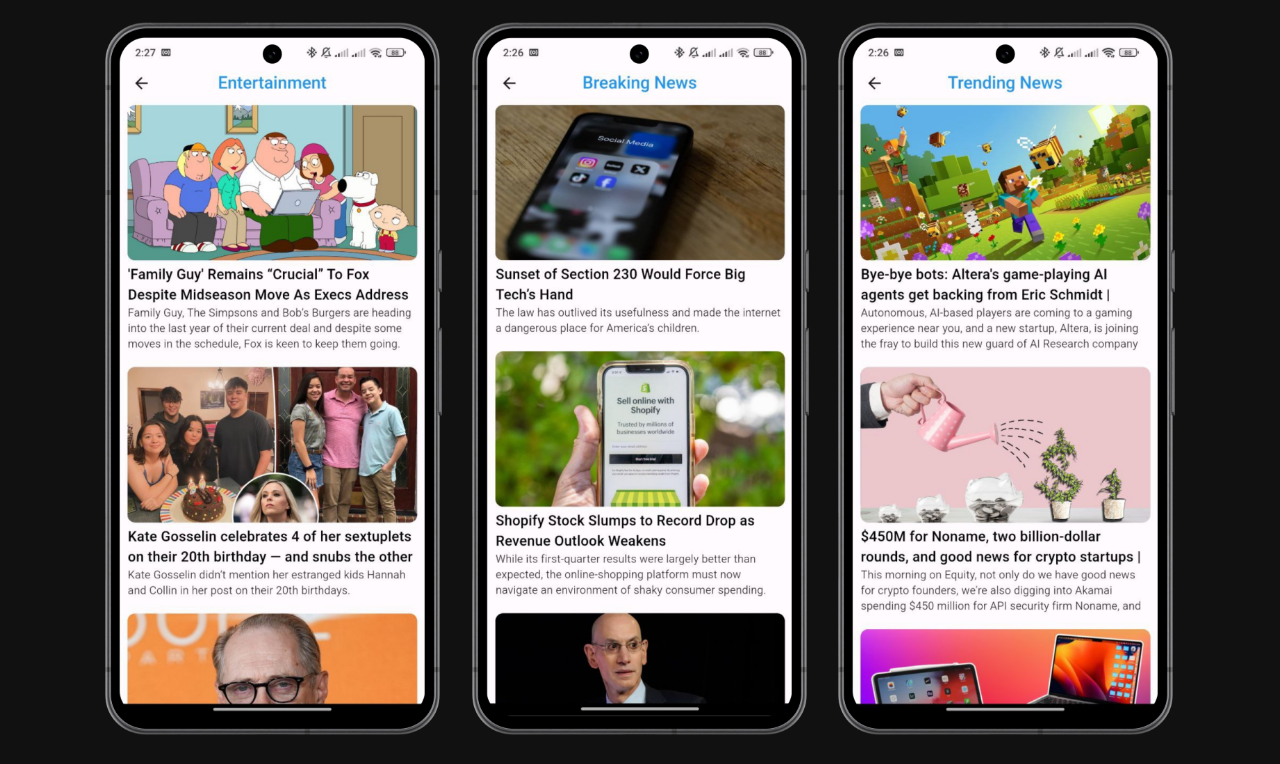
<file: allProject/androidProject/androidProject.html>
<!DOCTYPE html>
<html lang="en">
<head>
    <meta charset="UTF-8">
    <meta name="viewport" content="width=device-width, initial-scale=1.0">
    <title>Andriod</title>
    <style>
        body {
            margin: 0;
            font-family: Arial, sans-serif;
            background-color: #111;
            color: #fff;
            text-align: center;
        }

        header {
            display: flex;
            justify-content: space-between;
            align-items: center;
            padding: 25px 20px;
            background-color: #111;
            border-bottom: 1px solid #333;
        }

        .left-section .name-link {
            color: #1e90ff;
            text-decoration: none;
            font-size: 18px;
        }

        .right-section a {
            color: #fff;
            text-decoration: none;
            margin-left: 20px;
            font-size: 14px;
        }

        .right-section a:hover {
            color: #1e90ff;
        }

        .right-section .active {
            color: #1e90ff;
        }

        .hero-section {
            padding: 50px 20px;
        }

        .hero-section h1 {
            font-size: 2em;
            margin-bottom: 10px;
        }

        .hero-section p {
            font-size: 1em;
            margin-bottom: 40px;
        }

        .projects-section {
            padding: 50px 20px;
        }

        .projects-section h2 {
            font-size: 1.8em;
            margin-bottom: 30px;
        }

        .project-container {
            display: flex;
            flex-wrap: wrap;
            justify-content: space-between;
            /*align-items: center;*/
            padding: 20px;
            background-color: #222;
            border-radius: 15px;
            margin-bottom: 30px;
            box-shadow: 0 0 10px rgba(0, 0, 0, 0.5);
        }

        .project-details {
            flex: 1;
            margin-right: 20px;
            text-align: left;
        }

        .project-details h3 {
            color: #1e90ff;
            font-size: 1.5em;
            margin-bottom: 10px;
        }

        .project-details p {
            font-size: 1em;
            margin-bottom: 10px;
        }

        .project-details .tags {
            display: flex;
            flex-wrap: wrap;
            gap: 10px;
            margin-bottom: 10px;
        }

        .project-details .tags span {
            background-color: #333;
            padding: 5px 10px;
            border-radius: 20px;
            font-size: 0.9em;
        }

        .project-details .project-link {
            display: inline-block;
            padding: 10px 20px;
            background-color: #1e90ff;
            color: #fff;
            text-decoration: none;
            border-radius: 25px;
            margin-top: 10px;
        }

        .project-image {
            flex: 1;
        }

        .project-image img {
            width: 100%;
            border-radius: 15px;
        }

        @media (max-width: 768px) {
            .project-container {
                flex-direction: column;
            }

            .project-details {
                margin-right: 0;
                margin-bottom: 20px;
            }
        }
        
        .experience{
            padding: 1%;
        }
      
    </style>
</head>
<body>
    <header>
        <div class="left-section">
            <a href="#" class="name-link">Hicham Stitou</a>
        </div>
        <nav class="right-section">
            <a href="#" class="nav-link">Home</a>
            <a href="../Project.html" class="nav-link " >Projects</a>
            <a href="#" class="nav-link ">Skills</a>
            <a href="#" class="nav-link">Archive</a>
            <a href="#" class="nav-link">Articles</a>
        </nav>
    </header>

   

    <div class="projects-section">
        <h2 style="padding: 2%;">Projects</h2>
        <div class="project-container">
            <div class="project-details">
                <h3>Gitly</h3>
                <p>This Project Built to Learn SwiftUI on iOS, MacOS Apps and the usage in this project for Apollo Client and GraphQL available only in iOS Apps. This project has a Download Schema, Generate and build Dynamic GraphQL Queries.</p>
                <div class="tags">
                    <span>Flutter</span>
                    <span>Dart</span>
                    <span>Complex UIs</span>
                    <span>BloC</span>
                    <span>State Management</span>
                    <span>Provider</span>
                    
                </div>
                <a href="https://github.com/cerbyMP/NewsSystem" target="_blank" class="project-link">Project Link</a>
            </div>
            <div class="project-image">
                <img src="cover.jpg" alt="Gitly">
            </div>
        </div>
    </div>
  
    <section class="experience">
        <h2 style="padding: 2%;">Project Images</h2>
        <img style="padding: 1%;" src="Onboarding.png" width="337" height="713" alt="Global" class="spaceel">
        <img style="padding: 1%;" src="Home.png" width="337" height="713" alt="Global" class="spaceel">
        <img style="padding: 1%;" src="More News.png" width="337" height="713" alt="Global" class="spaceel">
        <img style="padding: 1%;" src="Category.png" width="337" height="713" alt="Global" class="spaceel">
        <img style="padding: 1%;" src="Breaking News.png" width="337" height="713" alt="Global" class="spaceel">
        <img style="padding: 1%;" src="Trending News.png" width="337" height="713" alt="Global" class="spaceel">
      </section>
    <script>
        document.addEventListener('DOMContentLoaded', function() {
            const links = document.querySelectorAll('.nav-link');

            links.forEach(link => {
                link.addEventListener('click', function() {
                    links.forEach(link => link.classList.remove('active'));
                    this.classList.add('active');
                });
            });
        });
    </script>
</body>
</html>
</file>
<file: aboutLearning/assets/css/noscript.css>
/*
	Dimension by HTML5 UP
	html5up.net | @ajlkn
	Free for personal and commercial use under the CCA 3.0 license (html5up.net/license)
*/

/* BG */

	body.is-preload #bg:before {
		background-color: transparent;
	}

/* Header */

	body.is-preload #header {
		-moz-filter: none;
		-webkit-filter: none;
		-ms-filter: none;
		filter: none;
	}

		body.is-preload #header > * {
			opacity: 1;
		}

		body.is-preload #header .content .inner {
			max-height: none;
			padding: 3rem 2rem;
			opacity: 1;
		}

/* Main */

	#main article {
		opacity: 1;
		margin: 4rem 0 0 0;
	}
</file>
<file: aboutPreparation/assets/css/noscript.css>
/*
	Dimension by HTML5 UP
	html5up.net | @ajlkn
	Free for personal and commercial use under the CCA 3.0 license (html5up.net/license)
*/

/* BG */

	body.is-preload #bg:before {
		background-color: transparent;
	}

/* Header */

	body.is-preload #header {
		-moz-filter: none;
		-webkit-filter: none;
		-ms-filter: none;
		filter: none;
	}

		body.is-preload #header > * {
			opacity: 1;
		}

		body.is-preload #header .content .inner {
			max-height: none;
			padding: 3rem 2rem;
			opacity: 1;
		}

/* Main */

	#main article {
		opacity: 1;
		margin: 4rem 0 0 0;
	}
</file>
<file: aboutLearning/assets/css/main.css>
@import url(fontawesome-all.min.css);
@import url("https://fonts.googleapis.com/css?family=Source+Sans+Pro:300italic,600italic,300,600");

/*
	Dimension by HTML5 UP
	html5up.net | @ajlkn
	Free for personal and commercial use under the CCA 3.0 license (html5up.net/license)
*/

html, body, div, span, applet, object,
iframe, h1, h2, h3, h4, h5, h6, p, blockquote,
pre, a, abbr, acronym, address, big, cite,
code, del, dfn, em, img, ins, kbd, q, s, samp,
small, strike, strong, sub, sup, tt, var, b,
u, i, center, dl, dt, dd, ol, ul, li, fieldset,
form, label, legend, table, caption, tbody,
tfoot, thead, tr, th, td, article, aside,
canvas, details, embed, figure, figcaption,
footer, header, hgroup, menu, nav, output, ruby,
section, summary, time, mark, audio, video {
	margin: 0;
	padding: 0;
	border: 0;
	font-size: 100%;
	font: inherit;
	vertical-align: baseline;}

article, aside, details, figcaption, figure,
footer, header, hgroup, menu, nav, section {
	display: block;}

body {
	line-height: 1;
}

ol, ul {
	list-style: none;
}

blockquote, q {
	quotes: none;
}

	blockquote:before, blockquote:after, q:before, q:after {
		content: '';
		content: none;
	}

table {
	border-collapse: collapse;
	border-spacing: 0;
}

body {
	-webkit-text-size-adjust: none;
}

mark {
	background-color: transparent;
	color: inherit;
}

input::-moz-focus-inner {
	border: 0;
	padding: 0;
}

input, select, textarea {
	-moz-appearance: none;
	-webkit-appearance: none;
	-ms-appearance: none;
	appearance: none;
}

/* Basic */

	@-ms-viewport {
		width: device-width;
	}

	@media screen and (max-width: 480px) {

		html, body {
			min-width: 320px;
		}

	}

	html {
		box-sizing: border-box;
	}

	*, *:before, *:after {
		box-sizing: inherit;
	}

	body {
		background: #1b1f22;
	}

		body.is-preload *, body.is-preload *:before, body.is-preload *:after {
			-moz-animation: none !important;
			-webkit-animation: none !important;
			-ms-animation: none !important;
			animation: none !important;
			-moz-transition: none !important;
			-webkit-transition: none !important;
			-ms-transition: none !important;
			transition: none !important;
		}

/* Type */

	html {
		font-size: 16pt;
	}

		@media screen and (max-width: 1680px) {

			html {
				font-size: 12pt;
			}

		}

		@media screen and (max-width: 736px) {

			html {
				font-size: 11pt;
			}

		}

		@media screen and (max-width: 360px) {

			html {
				font-size: 10pt;
			}

		}

	body, input, select, textarea {
		color: #ffffff;
		font-family: "Source Sans Pro", sans-serif;
		font-weight: 300;
		font-size: 1rem;
		line-height: 1.65;
	}

	a {
		-moz-transition: color 0.2s ease-in-out, background-color 0.2s ease-in-out, border-bottom-color 0.2s ease-in-out;
		-webkit-transition: color 0.2s ease-in-out, background-color 0.2s ease-in-out, border-bottom-color 0.2s ease-in-out;
		-ms-transition: color 0.2s ease-in-out, background-color 0.2s ease-in-out, border-bottom-color 0.2s ease-in-out;
		transition: color 0.2s ease-in-out, background-color 0.2s ease-in-out, border-bottom-color 0.2s ease-in-out;
		border-bottom: dotted 1px rgba(255, 255, 255, 0.5);
		text-decoration: none;
		color: inherit;
	}

		a:hover {
			border-bottom-color: transparent;
		}

	strong, b {
		color: #ffffff;
		font-weight: 600;
	}

	em, i {
		font-style: italic;
	}

	p {
		margin: 0 0 2rem 0;
	}

	h1, h2, h3, h4, h5, h6 {
		color: #ffffff;
		font-weight: 600;
		line-height: 1.5;
		margin: 0 0 1rem 0;
		text-transform: uppercase;
		letter-spacing: 0.2rem;
	}

		h1 a, h2 a, h3 a, h4 a, h5 a, h6 a {
			color: inherit;
			text-decoration: none;
		}

		h1.major, h2.major, h3.major, h4.major, h5.major, h6.major {
			border-bottom: solid 1px #ffffff;
			width: -moz-max-content;
			width: -webkit-max-content;
			width: -ms-max-content;
			width: max-content;
			padding-bottom: 0.5rem;
			margin: 0 0 2rem 0;
		}

	h1 {
		font-size: 2.25rem;
		line-height: 1.3;
		letter-spacing: 0.5rem;
	}

	h2 {
		font-size: 1.5rem;
		line-height: 1.4;
		letter-spacing: 0.5rem;
	}

	h3 {
		font-size: 1rem;
	}

	h4 {
		font-size: 0.8rem;
	}

	h5 {
		font-size: 0.7rem;
	}

	h6 {
		font-size: 0.6rem;
	}

	@media screen and (max-width: 736px) {

		h1 {
			font-size: 1.75rem;
			line-height: 1.4;
		}

		h2 {
			font-size: 1.25em;
			line-height: 1.5;
		}

	}

	sub {
		font-size: 0.8rem;
		position: relative;
		top: 0.5rem;
	}

	sup {
		font-size: 0.8rem;
		position: relative;
		top: -0.5rem;
	}

	blockquote {
		border-left: solid 4px #ffffff;
		font-style: italic;
		margin: 0 0 2rem 0;
		padding: 0.5rem 0 0.5rem 2rem;
	}

	code {
		background: rgba(255, 255, 255, 0.075);
		border-radius: 4px;
		font-family: "Courier New", monospace;
		font-size: 0.9rem;
		margin: 0 0.25rem;
		padding: 0.25rem 0.65rem;
	}

	pre {
		-webkit-overflow-scrolling: touch;
		font-family: "Courier New", monospace;
		font-size: 0.9rem;
		margin: 0 0 2rem 0;
	}

		pre code {
			display: block;
			line-height: 1.75;
			padding: 1rem 1.5rem;
			overflow-x: auto;
		}

	hr {
		border: 0;
		border-bottom: solid 1px #ffffff;
		margin: 2.75rem 0;
	}

	.align-left {
		text-align: left;
	}

	.align-center {
		text-align: center;
	}

	.align-right {
		text-align: right;
	}

/* Form */

	form {
		margin: 0 0 2rem 0;
	}

		form > :last-child {
			margin-bottom: 0;
		}

		form > .fields {
			display: -moz-flex;
			display: -webkit-flex;
			display: -ms-flex;
			display: flex;
			-moz-flex-wrap: wrap;
			-webkit-flex-wrap: wrap;
			-ms-flex-wrap: wrap;
			flex-wrap: wrap;
			width: calc(100% + 3rem);
			margin: -1.5rem 0 2rem -1.5rem;
		}

			form > .fields > .field {
				-moz-flex-grow: 0;
				-webkit-flex-grow: 0;
				-ms-flex-grow: 0;
				flex-grow: 0;
				-moz-flex-shrink: 0;
				-webkit-flex-shrink: 0;
				-ms-flex-shrink: 0;
				flex-shrink: 0;
				padding: 1.5rem 0 0 1.5rem;
				width: calc(100% - 1.5rem);
			}

				form > .fields > .field.half {
					width: calc(50% - 0.75rem);
				}

				form > .fields > .field.third {
					width: calc(100%/3 - 0.5rem);
				}

				form > .fields > .field.quarter {
					width: calc(25% - 0.375rem);
				}

		@media screen and (max-width: 480px) {

			form > .fields {
				width: calc(100% + 3rem);
				margin: -1.5rem 0 2rem -1.5rem;
			}

				form > .fields > .field {
					padding: 1.5rem 0 0 1.5rem;
					width: calc(100% - 1.5rem);
				}

					form > .fields > .field.half {
						width: calc(100% - 1.5rem);
					}

					form > .fields > .field.third {
						width: calc(100% - 1.5rem);
					}

					form > .fields > .field.quarter {
						width: calc(100% - 1.5rem);
					}

		}

	label {
		color: #ffffff;
		display: block;
		font-size: 0.8rem;
		font-weight: 300;
		letter-spacing: 0.2rem;
		line-height: 1.5;
		margin: 0 0 1rem 0;
		text-transform: uppercase;
	}

	input[type="text"],
	input[type="password"],
	input[type="email"],
	input[type="tel"],
	select,
	textarea {
		-moz-appearance: none;
		-webkit-appearance: none;
		-ms-appearance: none;
		appearance: none;
		-moz-transition: border-color 0.2s ease-in-out, box-shadow 0.2s ease-in-out, background-color 0.2s ease-in-out;
		-webkit-transition: border-color 0.2s ease-in-out, box-shadow 0.2s ease-in-out, background-color 0.2s ease-in-out;
		-ms-transition: border-color 0.2s ease-in-out, box-shadow 0.2s ease-in-out, background-color 0.2s ease-in-out;
		transition: border-color 0.2s ease-in-out, box-shadow 0.2s ease-in-out, background-color 0.2s ease-in-out;
		background-color: transparent;
		border-radius: 4px;
		border: solid 1px #ffffff;
		color: inherit;
		display: block;
		outline: 0;
		padding: 0 1rem;
		text-decoration: none;
		width: 100%;
	}

		input[type="text"]:invalid,
		input[type="password"]:invalid,
		input[type="email"]:invalid,
		input[type="tel"]:invalid,
		select:invalid,
		textarea:invalid {
			box-shadow: none;
		}

		input[type="text"]:focus,
		input[type="password"]:focus,
		input[type="email"]:focus,
		input[type="tel"]:focus,
		select:focus,
		textarea:focus {
			background: rgba(255, 255, 255, 0.075);
			border-color: #ffffff;
			box-shadow: 0 0 0 1px #ffffff;
		}

	select {
		background-image: url("data:image/svg+xml;charset=utf8,%3Csvg xmlns='http://www.w3.org/2000/svg' width='40' height='40' preserveAspectRatio='none' viewBox='0 0 40 40'%3E%3Cpath d='M9.4,12.3l10.4,10.4l10.4-10.4c0.2-0.2,0.5-0.4,0.9-0.4c0.3,0,0.6,0.1,0.9,0.4l3.3,3.3c0.2,0.2,0.4,0.5,0.4,0.9 c0,0.4-0.1,0.6-0.4,0.9L20.7,31.9c-0.2,0.2-0.5,0.4-0.9,0.4c-0.3,0-0.6-0.1-0.9-0.4L4.3,17.3c-0.2-0.2-0.4-0.5-0.4-0.9 c0-0.4,0.1-0.6,0.4-0.9l3.3-3.3c0.2-0.2,0.5-0.4,0.9-0.4S9.1,12.1,9.4,12.3z' fill='%23ffffff' /%3E%3C/svg%3E");
		background-size: 1.25rem;
		background-repeat: no-repeat;
		background-position: calc(100% - 1rem) center;
		height: 2.75rem;
		padding-right: 2.75rem;
		text-overflow: ellipsis;
	}

		select option {
			color: #ffffff;
			background: #1b1f22;
		}

		select:focus::-ms-value {
			background-color: transparent;
		}

		select::-ms-expand {
			display: none;
		}

	input[type="text"],
	input[type="password"],
	input[type="email"],
	select {
		height: 2.75rem;
	}

	textarea {
		padding: 0.75rem 1rem;
	}

	input[type="checkbox"],
	input[type="radio"] {
		-moz-appearance: none;
		-webkit-appearance: none;
		-ms-appearance: none;
		appearance: none;
		display: block;
		float: left;
		margin-right: -2rem;
		opacity: 0;
		width: 1rem;
		z-index: -1;
	}

		input[type="checkbox"] + label,
		input[type="radio"] + label {
			text-decoration: none;
			-moz-user-select: none;
			-webkit-user-select: none;
			-ms-user-select: none;
			user-select: none;
			color: #ffffff;
			cursor: pointer;
			display: inline-block;
			font-size: 0.8rem;
			font-weight: 300;
			margin: 0 0 0.5rem 0;
			padding-left: 2.65rem;
			padding-right: 0.75rem;
			position: relative;
		}

			input[type="checkbox"] + label:before,
			input[type="radio"] + label:before {
				-moz-osx-font-smoothing: grayscale;
				-webkit-font-smoothing: antialiased;
				display: inline-block;
				font-style: normal;
				font-variant: normal;
				text-rendering: auto;
				line-height: 1;
				text-transform: none !important;
				font-family: 'Font Awesome 5 Free';
				font-weight: 900;
			}

			input[type="checkbox"] + label:before,
			input[type="radio"] + label:before {
				-moz-transition: border-color 0.2s ease-in-out, box-shadow 0.2s ease-in-out, background-color 0.2s ease-in-out;
				-webkit-transition: border-color 0.2s ease-in-out, box-shadow 0.2s ease-in-out, background-color 0.2s ease-in-out;
				-ms-transition: border-color 0.2s ease-in-out, box-shadow 0.2s ease-in-out, background-color 0.2s ease-in-out;
				transition: border-color 0.2s ease-in-out, box-shadow 0.2s ease-in-out, background-color 0.2s ease-in-out;
				border-radius: 4px;
				border: solid 1px #ffffff;
				content: '';
				display: inline-block;
				height: 1.65rem;
				left: 0;
				line-height: 1.65rem;
				position: absolute;
				text-align: center;
				top: -0.15rem;
				width: 1.65rem;
			}

		input[type="checkbox"]:checked + label:before,
		input[type="radio"]:checked + label:before {
			background: #ffffff !important;
			border-color: #ffffff !important;
			color: #1b1f22;
			content: '\f00c';
		}

		input[type="checkbox"]:focus + label:before,
		input[type="radio"]:focus + label:before {
			background: rgba(255, 255, 255, 0.075);
			border-color: #ffffff;
			box-shadow: 0 0 0 1px #ffffff;
		}

	input[type="checkbox"] + label:before {
		border-radius: 4px;
	}

	input[type="radio"] + label:before {
		border-radius: 100%;
	}

	::-webkit-input-placeholder {
		color: rgba(255, 255, 255, 0.5) !important;
		opacity: 1.0;
	}

	:-moz-placeholder {
		color: rgba(255, 255, 255, 0.5) !important;
		opacity: 1.0;
	}

	::-moz-placeholder {
		color: rgba(255, 255, 255, 0.5) !important;
		opacity: 1.0;
	}

	:-ms-input-placeholder {
		color: rgba(255, 255, 255, 0.5) !important;
		opacity: 1.0;
	}

	.formerize-placeholder {
		color: rgba(255, 255, 255, 0.5) !important;
		opacity: 1.0;
	}

/* Box */

	.box {
		border-radius: 4px;
		border: solid 1px #ffffff;
		margin-bottom: 2rem;
		padding: 1.5em;
	}

		.box > :last-child,
		.box > :last-child > :last-child,
		.box > :last-child > :last-child > :last-child {
			margin-bottom: 0;
		}

		.box.alt {
			border: 0;
			border-radius: 0;
			padding: 0;
		}

/* Icon */

	.icon {
		text-decoration: none;
		border-bottom: none;
		position: relative;
	}

		.icon:before {
			-moz-osx-font-smoothing: grayscale;
			-webkit-font-smoothing: antialiased;
			display: inline-block;
			font-style: normal;
			font-variant: normal;
			text-rendering: auto;
			line-height: 1;
			text-transform: none !important;
			font-family: 'Font Awesome 5 Free';
			font-weight: 400;
		}

		.icon > .label {
			display: none;
		}

		.icon:before {
			line-height: inherit;
		}

		.icon.solid:before {
			font-weight: 900;
		}

		.icon.brands:before {
			font-family: 'Font Awesome 5 Brands';
		}

/* Image */

	.image {
		border-radius: 4px;
		border: 0;
		display: inline-block;
		position: relative;
	}

		.image:before {
			pointer-events: none;
			background-image: url("../../images/overlay.png");
			background-color: rgba(19, 21, 25, 0.5);
			border-radius: 4px;
			content: '';
			display: block;
			height: 100%;
			left: 0;
			opacity: 0.5;
			position: absolute;
			top: 0;
			width: 100%;
		}

		.image img {
			border-radius: 4px;
			display: block;
		}

		.image.left, .image.right {
			max-width: 40%;
		}

			.image.left img, .image.right img {
				width: 100%;
			}

		.image.left {
			float: left;
			padding: 0 1.5em 1em 0;
			top: 0.25em;
		}

		.image.right {
			float: right;
			padding: 0 0 1em 1.5em;
			top: 0.25em;
		}

		.image.fit {
			display: block;
			margin: 0 0 2rem 0;
			width: 100%;
		}

			.image.fit img {
				width: 100%;
			}

		.image.main {
			display: block;
			margin: 2.5rem 0;
			width: 100%;
		}

			.image.main img {
				width: 100%;
			}

		@media screen and (max-width: 736px) {

			.image.main {
				margin: 2rem 0;
			}

		}

		@media screen and (max-width: 480px) {

			.image.main {
				margin: 1.5rem 0;
			}

		}

/* List */

	ol {
		list-style: decimal;
		margin: 0 0 2rem 0;
		padding-left: 1.25em;
	}

		ol li {
			padding-left: 0.25em;
		}

	ul {
		list-style: disc;
		margin: 0 0 2rem 0;
		padding-left: 1em;
	}

		ul li {
			padding-left: 0.5em;
		}

		ul.alt {
			list-style: none;
			padding-left: 0;
		}

			ul.alt li {
				border-top: solid 1px #ffffff;
				padding: 0.5em 0;
			}

				ul.alt li:first-child {
					border-top: 0;
					padding-top: 0;
				}

	dl {
		margin: 0 0 2rem 0;
	}

		dl dt {
			display: block;
			font-weight: 600;
			margin: 0 0 1rem 0;
		}

		dl dd {
			margin-left: 2rem;
		}

/* Actions */

	ul.actions {
		display: -moz-flex;
		display: -webkit-flex;
		display: -ms-flex;
		display: flex;
		cursor: default;
		list-style: none;
		margin-left: -1rem;
		padding-left: 0;
	}

		ul.actions li {
			padding: 0 0 0 1rem;
			vertical-align: middle;
		}

		ul.actions.special {
			-moz-justify-content: center;
			-webkit-justify-content: center;
			-ms-justify-content: center;
			justify-content: center;
			width: 100%;
			margin-left: 0;
		}

			ul.actions.special li:first-child {
				padding-left: 0;
			}

		ul.actions.stacked {
			-moz-flex-direction: column;
			-webkit-flex-direction: column;
			-ms-flex-direction: column;
			flex-direction: column;
			margin-left: 0;
		}

			ul.actions.stacked li {
				padding: 1.3rem 0 0 0;
			}

				ul.actions.stacked li:first-child {
					padding-top: 0;
				}

		ul.actions.fit {
			width: calc(100% + 1rem);
		}

			ul.actions.fit li {
				-moz-flex-grow: 1;
				-webkit-flex-grow: 1;
				-ms-flex-grow: 1;
				flex-grow: 1;
				-moz-flex-shrink: 1;
				-webkit-flex-shrink: 1;
				-ms-flex-shrink: 1;
				flex-shrink: 1;
				width: 100%;
			}

				ul.actions.fit li > * {
					width: 100%;
				}

			ul.actions.fit.stacked {
				width: 100%;
			}

		@media screen and (max-width: 480px) {

			ul.actions:not(.fixed) {
				-moz-flex-direction: column;
				-webkit-flex-direction: column;
				-ms-flex-direction: column;
				flex-direction: column;
				margin-left: 0;
				width: 100% !important;
			}

				ul.actions:not(.fixed) li {
					-moz-flex-grow: 1;
					-webkit-flex-grow: 1;
					-ms-flex-grow: 1;
					flex-grow: 1;
					-moz-flex-shrink: 1;
					-webkit-flex-shrink: 1;
					-ms-flex-shrink: 1;
					flex-shrink: 1;
					padding: 1rem 0 0 0;
					text-align: center;
					width: 100%;
				}

					ul.actions:not(.fixed) li > * {
						width: 100%;
					}

					ul.actions:not(.fixed) li:first-child {
						padding-top: 0;
					}

					ul.actions:not(.fixed) li input[type="submit"],
					ul.actions:not(.fixed) li input[type="reset"],
					ul.actions:not(.fixed) li input[type="button"],
					ul.actions:not(.fixed) li button,
					ul.actions:not(.fixed) li .button {
						width: 100%;
					}

						ul.actions:not(.fixed) li input[type="submit"].icon:before,
						ul.actions:not(.fixed) li input[type="reset"].icon:before,
						ul.actions:not(.fixed) li input[type="button"].icon:before,
						ul.actions:not(.fixed) li button.icon:before,
						ul.actions:not(.fixed) li .button.icon:before {
							margin-left: -0.5em;
						}

		}

/* Icons */

	ul.icons {
		cursor: default;
		list-style: none;
		padding-left: 0;
	}

		ul.icons li {
			display: inline-block;
			padding: 0 0.75em 0 0;
		}

			ul.icons li:last-child {
				padding-right: 0;
			}

			ul.icons li a {
				border-radius: 100%;
				box-shadow: inset 0 0 0 1px #ffffff;
				display: inline-block;
				height: 2.25rem;
				line-height: 2.25rem;
				text-align: center;
				width: 2.25rem;
			}

				ul.icons li a:hover {
					background-color: rgba(255, 255, 255, 0.075);
				}

				ul.icons li a:active {
					background-color: rgba(255, 255, 255, 0.175);
				}

/* Table */

	.table-wrapper {
		-webkit-overflow-scrolling: touch;
		overflow-x: auto;
	}

	table {
		margin: 0 0 2rem 0;
		width: 100%;
	}

		table tbody tr {
			border: solid 1px #ffffff;
			border-left: 0;
			border-right: 0;
		}

			table tbody tr:nth-child(2n + 1) {
				background-color: rgba(255, 255, 255, 0.075);
			}

		table td {
			padding: 0.75em 0.75em;
		}

		table th {
			color: #ffffff;
			font-size: 0.9em;
			font-weight: 600;
			padding: 0 0.75em 0.75em 0.75em;
			text-align: left;
		}

		table thead {
			border-bottom: solid 2px #ffffff;
		}

		table tfoot {
			border-top: solid 2px #ffffff;
		}

		table.alt {
			border-collapse: separate;
		}

			table.alt tbody tr td {
				border: solid 1px #ffffff;
				border-left-width: 0;
				border-top-width: 0;
			}

				table.alt tbody tr td:first-child {
					border-left-width: 1px;
				}

			table.alt tbody tr:first-child td {
				border-top-width: 1px;
			}

			table.alt thead {
				border-bottom: 0;
			}

			table.alt tfoot {
				border-top: 0;
			}

/* Button */

	input[type="submit"],
	input[type="reset"],
	input[type="button"],
	button,
	.button {
		-moz-appearance: none;
		-webkit-appearance: none;
		-ms-appearance: none;
		appearance: none;
		-moz-transition: background-color 0.2s ease-in-out, color 0.2s ease-in-out;
		-webkit-transition: background-color 0.2s ease-in-out, color 0.2s ease-in-out;
		-ms-transition: background-color 0.2s ease-in-out, color 0.2s ease-in-out;
		transition: background-color 0.2s ease-in-out, color 0.2s ease-in-out;
		background-color: transparent;
		border-radius: 4px;
		border: 0;
		box-shadow: inset 0 0 0 1px #ffffff;
		color: #ffffff !important;
		cursor: pointer;
		display: inline-block;
		font-size: 0.8rem;
		font-weight: 300;
		height: 2.75rem;
		letter-spacing: 0.2rem;
		line-height: 2.75rem;
		outline: 0;
		padding: 0 1.25rem 0 1.35rem;
		text-align: center;
		text-decoration: none;
		text-transform: uppercase;
		white-space: nowrap;
	}

		input[type="submit"]:hover,
		input[type="reset"]:hover,
		input[type="button"]:hover,
		button:hover,
		.button:hover {
			background-color: rgba(255, 255, 255, 0.075);
		}

		input[type="submit"]:active,
		input[type="reset"]:active,
		input[type="button"]:active,
		button:active,
		.button:active {
			background-color: rgba(255, 255, 255, 0.175);
		}

		input[type="submit"].icon:before,
		input[type="reset"].icon:before,
		input[type="button"].icon:before,
		button.icon:before,
		.button.icon:before {
			margin-right: 0.5em;
		}

		input[type="submit"].fit,
		input[type="reset"].fit,
		input[type="button"].fit,
		button.fit,
		.button.fit {
			width: 100%;
		}

		input[type="submit"].small,
		input[type="reset"].small,
		input[type="button"].small,
		button.small,
		.button.small {
			font-size: 0.6rem;
			height: 2.0625rem;
			line-height: 2.0625rem;
		}

		input[type="submit"].primary,
		input[type="reset"].primary,
		input[type="button"].primary,
		button.primary,
		.button.primary {
			background-color: #ffffff;
			color: #1b1f22 !important;
			font-weight: 600;
		}

		input[type="submit"].disabled, input[type="submit"]:disabled,
		input[type="reset"].disabled,
		input[type="reset"]:disabled,
		input[type="button"].disabled,
		input[type="button"]:disabled,
		button.disabled,
		button:disabled,
		.button.disabled,
		.button:disabled {
			pointer-events: none;
			cursor: default;
			opacity: 0.25;
		}

	input[type="submit"],
	input[type="reset"],
	input[type="button"],
	button {
		line-height: calc(2.75rem - 2px);
	}

/* BG */

	#bg {
		-moz-transform: scale(1.0);
		-webkit-transform: scale(1.0);
		-ms-transform: scale(1.0);
		transform: scale(1.0);
		-webkit-backface-visibility: hidden;
		position: fixed;
		top: 0;
		left: 0;
		width: 100%;
		height: 100vh;
		z-index: 1;
	}

		#bg:before, #bg:after {
			content: '';
			display: block;
			position: absolute;
			top: 0;
			left: 0;
			width: 100%;
			height: 100%;
		}

		#bg:before {
			-moz-transition: background-color 2.5s ease-in-out;
			-webkit-transition: background-color 2.5s ease-in-out;
			-ms-transition: background-color 2.5s ease-in-out;
			transition: background-color 2.5s ease-in-out;
			-moz-transition-delay: 0.75s;
			-webkit-transition-delay: 0.75s;
			-ms-transition-delay: 0.75s;
			transition-delay: 0.75s;
			background-image: linear-gradient(to top, rgba(19, 21, 25, 0.5), rgba(19, 21, 25, 0.5)), url("../../images/overlay.png");
			background-size: auto,
 256px 256px;
			background-position: center,
 center;
			background-repeat: no-repeat,
 repeat;
			z-index: 2;
		}

		#bg:after {
			-moz-transform: scale(1.125);
			-webkit-transform: scale(1.125);
			-ms-transform: scale(1.125);
			transform: scale(1.125);
			-moz-transition: -moz-transform 0.325s ease-in-out, -moz-filter 0.325s ease-in-out;
			-webkit-transition: -webkit-transform 0.325s ease-in-out, -webkit-filter 0.325s ease-in-out;
			-ms-transition: -ms-transform 0.325s ease-in-out, -ms-filter 0.325s ease-in-out;
			transition: transform 0.325s ease-in-out, filter 0.325s ease-in-out;
			background-image: url("../../images/to\ the\ moon\ 2.png");
			background-position: center;
			background-size: cover;
			background-repeat: no-repeat;
			z-index: 1;
		}

		body.is-article-visible #bg:after {
			-moz-transform: scale(1.0825);
			-webkit-transform: scale(1.0825);
			-ms-transform: scale(1.0825);
			transform: scale(1.0825);
			-moz-filter: blur(0.2rem);
			-webkit-filter: blur(0.2rem);
			-ms-filter: blur(0.2rem);
			filter: blur(0.2rem);
		}

		body.is-preload #bg:before {
			background-color: #000000;
		}

/* Wrapper */

	#wrapper {
		display: -moz-flex;
		display: -webkit-flex;
		display: -ms-flex;
		display: flex;
		-moz-flex-direction: column;
		-webkit-flex-direction: column;
		-ms-flex-direction: column;
		flex-direction: column;
		-moz-align-items: center;
		-webkit-align-items: center;
		-ms-align-items: center;
		align-items: center;
		-moz-justify-content: space-between;
		-webkit-justify-content: space-between;
		-ms-justify-content: space-between;
		justify-content: space-between;
		position: relative;
		min-height: 100vh;
		width: 100%;
		padding: 4rem 2rem;
		z-index: 3;
	}

		#wrapper:before {
			content: '';
			display: block;
		}

		@media screen and (max-width: 1680px) {

			#wrapper {
				padding: 3rem 2rem;
			}

		}

		@media screen and (max-width: 736px) {

			#wrapper {
				padding: 2rem 1rem;
			}

		}

		@media screen and (max-width: 480px) {

			#wrapper {
				padding: 1rem;
			}

		}

/* Header */

	#header {
		display: -moz-flex;
		display: -webkit-flex;
		display: -ms-flex;
		display: flex;
		-moz-flex-direction: column;
		-webkit-flex-direction: column;
		-ms-flex-direction: column;
		flex-direction: column;
		-moz-align-items: center;
		-webkit-align-items: center;
		-ms-align-items: center;
		align-items: center;
		-moz-transition: -moz-transform 0.325s ease-in-out, -moz-filter 0.325s ease-in-out, opacity 0.325s ease-in-out;
		-webkit-transition: -webkit-transform 0.325s ease-in-out, -webkit-filter 0.325s ease-in-out, opacity 0.325s ease-in-out;
		-ms-transition: -ms-transform 0.325s ease-in-out, -ms-filter 0.325s ease-in-out, opacity 0.325s ease-in-out;
		transition: transform 0.325s ease-in-out, filter 0.325s ease-in-out, opacity 0.325s ease-in-out;
		background-image: -moz-radial-gradient(rgba(0, 0, 0, 0.25) 25%, rgba(0, 0, 0, 0) 55%);
		background-image: -webkit-radial-gradient(rgba(0, 0, 0, 0.25) 25%, rgba(0, 0, 0, 0) 55%);
		background-image: -ms-radial-gradient(rgba(0, 0, 0, 0.25) 25%, rgba(0, 0, 0, 0) 55%);
		background-image: radial-gradient(rgba(0, 0, 0, 0.25) 25%, rgba(0, 0, 0, 0) 55%);
		max-width: 100%;
		text-align: center;
	}

		#header > * {
			-moz-transition: opacity 0.325s ease-in-out;
			-webkit-transition: opacity 0.325s ease-in-out;
			-ms-transition: opacity 0.325s ease-in-out;
			transition: opacity 0.325s ease-in-out;
			position: relative;
			margin-top: 3.5rem;
		}

			#header > *:before {
				content: '';
				display: block;
				position: absolute;
				top: calc(-3.5rem - 1px);
				left: calc(50% - 1px);
				width: 1px;
				height: calc(3.5rem + 1px);
				background: #ffffff;
			}

		#header > :first-child {
			margin-top: 0;
		}

			#header > :first-child:before {
				display: none;
			}

		#header .logo {
			width: 5.5rem;
			height: 5.5rem;
			line-height: 5.5rem;
			border: solid 1px #ffffff;
			border-radius: 100%;
		}

			#header .logo .icon:before {
				font-size: 2rem;
			}

		#header .content {
			border-style: solid;
			border-color: #ffffff;
			border-top-width: 1px;
			border-bottom-width: 1px;
			max-width: 100%;
		}

			#header .content .inner {
				-moz-transition: max-height 0.75s ease, padding 0.75s ease, opacity 0.325s ease-in-out;
				-webkit-transition: max-height 0.75s ease, padding 0.75s ease, opacity 0.325s ease-in-out;
				-ms-transition: max-height 0.75s ease, padding 0.75s ease, opacity 0.325s ease-in-out;
				transition: max-height 0.75s ease, padding 0.75s ease, opacity 0.325s ease-in-out;
				-moz-transition-delay: 0.25s;
				-webkit-transition-delay: 0.25s;
				-ms-transition-delay: 0.25s;
				transition-delay: 0.25s;
				padding: 3rem 2rem;
				max-height: 40rem;
				overflow: hidden;
			}

				#header .content .inner > :last-child {
					margin-bottom: 0;
				}

			#header .content p {
				text-transform: uppercase;
				letter-spacing: 0.2rem;
				font-size: 0.8rem;
				line-height: 2;
			}

		#header nav ul {
			display: -moz-flex;
			display: -webkit-flex;
			display: -ms-flex;
			display: flex;
			margin-bottom: 0;
			list-style: none;
			padding-left: 0;
			border: solid 1px #ffffff;
			border-radius: 4px;
		}

			#header nav ul li {
				padding-left: 0;
				border-left: solid 1px #ffffff;
			}

				#header nav ul li:first-child {
					border-left: 0;
				}

				#header nav ul li a {
					display: block;
					min-width: 7.5rem;
					height: 2.75rem;
					line-height: 2.75rem;
					padding: 0 1.25rem 0 1.45rem;
					text-transform: uppercase;
					letter-spacing: 0.2rem;
					font-size: 0.8rem;
					border-bottom: 0;
				}

					#header nav ul li a:hover {
						background-color: rgba(255, 255, 255, 0.075);
					}

					#header nav ul li a:active {
						background-color: rgba(255, 255, 255, 0.175);
					}

		#header nav.use-middle:after {
			content: '';
			display: block;
			position: absolute;
			top: 0;
			left: calc(50% - 1px);
			width: 1px;
			height: 100%;
			background: #ffffff;
		}

		#header nav.use-middle ul li.is-middle {
			border-left: 0;
		}

		body.is-article-visible #header {
			-moz-transform: scale(0.95);
			-webkit-transform: scale(0.95);
			-ms-transform: scale(0.95);
			transform: scale(0.95);
			-moz-filter: blur(0.1rem);
			-webkit-filter: blur(0.1rem);
			-ms-filter: blur(0.1rem);
			filter: blur(0.1rem);
			opacity: 0;
		}

		body.is-preload #header {
			-moz-filter: blur(0.125rem);
			-webkit-filter: blur(0.125rem);
			-ms-filter: blur(0.125rem);
			filter: blur(0.125rem);
		}

			body.is-preload #header > * {
				opacity: 0;
			}

			body.is-preload #header .content .inner {
				max-height: 0;
				padding-top: 0;
				padding-bottom: 0;
				opacity: 0;
			}

		@media screen and (max-width: 980px) {

			#header .content p br {
				display: none;
			}

		}

		@media screen and (max-width: 736px) {

			#header > * {
				margin-top: 2rem;
			}

				#header > *:before {
					top: calc(-2rem - 1px);
					height: calc(2rem + 1px);
				}

			#header .logo {
				width: 4.75rem;
				height: 4.75rem;
				line-height: 4.75rem;
			}

				#header .logo .icon:before {
					font-size: 1.75rem;
				}

			#header .content .inner {
				padding: 2.5rem 1rem;
			}

			#header .content p {
				line-height: 1.875;
			}

		}

		@media screen and (max-width: 480px) {

			#header {
				padding: 1.5rem 0;
			}

				#header .content .inner {
					padding: 2.5rem 0;
				}

				#header nav ul {
					-moz-flex-direction: column;
					-webkit-flex-direction: column;
					-ms-flex-direction: column;
					flex-direction: column;
					min-width: 10rem;
					max-width: 100%;
				}

					#header nav ul li {
						border-left: 0;
						border-top: solid 1px #ffffff;
					}

						#header nav ul li:first-child {
							border-top: 0;
						}

						#header nav ul li a {
							height: 3rem;
							line-height: 3rem;
							min-width: 0;
							width: 100%;
						}

				#header nav.use-middle:after {
					display: none;
				}

		}

/* Main */

	#main {
		-moz-flex-grow: 1;
		-webkit-flex-grow: 1;
		-ms-flex-grow: 1;
		flex-grow: 1;
		-moz-flex-shrink: 1;
		-webkit-flex-shrink: 1;
		-ms-flex-shrink: 1;
		flex-shrink: 1;
		display: -moz-flex;
		display: -webkit-flex;
		display: -ms-flex;
		display: flex;
		-moz-align-items: center;
		-webkit-align-items: center;
		-ms-align-items: center;
		align-items: center;
		-moz-justify-content: center;
		-webkit-justify-content: center;
		-ms-justify-content: center;
		justify-content: center;
		-moz-flex-direction: column;
		-webkit-flex-direction: column;
		-ms-flex-direction: column;
		flex-direction: column;
		position: relative;
		max-width: 100%;
		z-index: 3;
	}

		#main article {
			-moz-transform: translateY(0.25rem);
			-webkit-transform: translateY(0.25rem);
			-ms-transform: translateY(0.25rem);
			transform: translateY(0.25rem);
			-moz-transition: opacity 0.325s ease-in-out, -moz-transform 0.325s ease-in-out;
			-webkit-transition: opacity 0.325s ease-in-out, -webkit-transform 0.325s ease-in-out;
			-ms-transition: opacity 0.325s ease-in-out, -ms-transform 0.325s ease-in-out;
			transition: opacity 0.325s ease-in-out, transform 0.325s ease-in-out;
			padding: 4.5rem 2.5rem 1.5rem 2.5rem ;
			position: relative;
			width: 40rem;
			max-width: 100%;
			background-color: rgba(27, 31, 34, 0.85);
			border-radius: 4px;
			opacity: 0;
		}

			#main article.active {
				-moz-transform: translateY(0);
				-webkit-transform: translateY(0);
				-ms-transform: translateY(0);
				transform: translateY(0);
				opacity: 1;
			}

			#main article .close {
				display: block;
				position: absolute;
				top: 0;
				right: 0;
				width: 4rem;
				height: 4rem;
				cursor: pointer;
				text-indent: 4rem;
				overflow: hidden;
				white-space: nowrap;
			}

				#main article .close:before {
					-moz-transition: background-color 0.2s ease-in-out;
					-webkit-transition: background-color 0.2s ease-in-out;
					-ms-transition: background-color 0.2s ease-in-out;
					transition: background-color 0.2s ease-in-out;
					content: '';
					display: block;
					position: absolute;
					top: 0.75rem;
					left: 0.75rem;
					width: 2.5rem;
					height: 2.5rem;
					border-radius: 100%;
					background-position: center;
					background-image: url("data:image/svg+xml;charset=utf8,%3Csvg xmlns='http://www.w3.org/2000/svg' xmlns:xlink='http://www.w3.org/1999/xlink' width='20px' height='20px' viewBox='0 0 20 20' zoomAndPan='disable'%3E%3Cstyle%3Eline %7B stroke: %23ffffff%3B stroke-width: 1%3B %7D%3C/style%3E%3Cline x1='2' y1='2' x2='18' y2='18' /%3E%3Cline x1='18' y1='2' x2='2' y2='18' /%3E%3C/svg%3E");
					background-size: 20px 20px;
					background-repeat: no-repeat;
				}

				#main article .close:hover:before {
					background-color: rgba(255, 255, 255, 0.075);
				}

				#main article .close:active:before {
					background-color: rgba(255, 255, 255, 0.175);
				}

		@media screen and (max-width: 736px) {

			#main article {
				padding: 3.5rem 2rem 0.5rem 2rem ;
			}

				#main article .close:before {
					top: 0.875rem;
					left: 0.875rem;
					width: 2.25rem;
					height: 2.25rem;
					background-size: 14px 14px;
				}

		}

		@media screen and (max-width: 480px) {

			#main article {
				padding: 3rem 1.5rem 0.5rem 1.5rem ;
			}

		}

/* Footer */

	#footer {
		-moz-transition: -moz-transform 0.325s ease-in-out, -moz-filter 0.325s ease-in-out, opacity 0.325s ease-in-out;
		-webkit-transition: -webkit-transform 0.325s ease-in-out, -webkit-filter 0.325s ease-in-out, opacity 0.325s ease-in-out;
		-ms-transition: -ms-transform 0.325s ease-in-out, -ms-filter 0.325s ease-in-out, opacity 0.325s ease-in-out;
		transition: transform 0.325s ease-in-out, filter 0.325s ease-in-out, opacity 0.325s ease-in-out;
		width: 100%;
		max-width: 100%;
		margin-top: 2rem;
		text-align: center;
	}

		#footer .copyright {
			letter-spacing: 0.2rem;
			font-size: 0.6rem;
			opacity: 0.75;
			margin-bottom: 0;
			text-transform: uppercase;
		}

		body.is-article-visible #footer {
			-moz-transform: scale(0.95);
			-webkit-transform: scale(0.95);
			-ms-transform: scale(0.95);
			transform: scale(0.95);
			-moz-filter: blur(0.1rem);
			-webkit-filter: blur(0.1rem);
			-ms-filter: blur(0.1rem);
			filter: blur(0.1rem);
			opacity: 0;
		}

		body.is-preload #footer {
			opacity: 0;
		}
</file>
<file: aboutPreparation/assets/css/main.css>
@import url(fontawesome-all.min.css);
@import url("https://fonts.googleapis.com/css?family=Source+Sans+Pro:300italic,600italic,300,600");

/*
	Dimension by HTML5 UP
	html5up.net | @ajlkn
	Free for personal and commercial use under the CCA 3.0 license (html5up.net/license)
*/

html, body, div, span, applet, object,
iframe, h1, h2, h3, h4, h5, h6, p, blockquote,
pre, a, abbr, acronym, address, big, cite,
code, del, dfn, em, img, ins, kbd, q, s, samp,
small, strike, strong, sub, sup, tt, var, b,
u, i, center, dl, dt, dd, ol, ul, li, fieldset,
form, label, legend, table, caption, tbody,
tfoot, thead, tr, th, td, article, aside,
canvas, details, embed, figure, figcaption,
footer, header, hgroup, menu, nav, output, ruby,
section, summary, time, mark, audio, video {
	margin: 0;
	padding: 0;
	border: 0;
	font-size: 100%;
	font: inherit;
	vertical-align: baseline;}

article, aside, details, figcaption, figure,
footer, header, hgroup, menu, nav, section {
	display: block;}

body {
	line-height: 1;
}

ol, ul {
	list-style: none;
}

blockquote, q {
	quotes: none;
}

	blockquote:before, blockquote:after, q:before, q:after {
		content: '';
		content: none;
	}

table {
	border-collapse: collapse;
	border-spacing: 0;
}

body {
	-webkit-text-size-adjust: none;
}

mark {
	background-color: transparent;
	color: inherit;
}

input::-moz-focus-inner {
	border: 0;
	padding: 0;
}

input, select, textarea {
	-moz-appearance: none;
	-webkit-appearance: none;
	-ms-appearance: none;
	appearance: none;
}

/* Basic */

	@-ms-viewport {
		width: device-width;
	}

	@media screen and (max-width: 480px) {

		html, body {
			min-width: 320px;
		}

	}

	html {
		box-sizing: border-box;
	}

	*, *:before, *:after {
		box-sizing: inherit;
	}

	body {
		background: #1b1f22;
	}

		body.is-preload *, body.is-preload *:before, body.is-preload *:after {
			-moz-animation: none !important;
			-webkit-animation: none !important;
			-ms-animation: none !important;
			animation: none !important;
			-moz-transition: none !important;
			-webkit-transition: none !important;
			-ms-transition: none !important;
			transition: none !important;
		}

/* Type */

	html {
		font-size: 16pt;
	}

		@media screen and (max-width: 1680px) {

			html {
				font-size: 12pt;
			}

		}

		@media screen and (max-width: 736px) {

			html {
				font-size: 11pt;
			}

		}

		@media screen and (max-width: 360px) {

			html {
				font-size: 10pt;
			}

		}

	body, input, select, textarea {
		color: #ffffff;
		font-family: "Source Sans Pro", sans-serif;
		font-weight: 300;
		font-size: 1rem;
		line-height: 1.65;
	}

	a {
		-moz-transition: color 0.2s ease-in-out, background-color 0.2s ease-in-out, border-bottom-color 0.2s ease-in-out;
		-webkit-transition: color 0.2s ease-in-out, background-color 0.2s ease-in-out, border-bottom-color 0.2s ease-in-out;
		-ms-transition: color 0.2s ease-in-out, background-color 0.2s ease-in-out, border-bottom-color 0.2s ease-in-out;
		transition: color 0.2s ease-in-out, background-color 0.2s ease-in-out, border-bottom-color 0.2s ease-in-out;
		border-bottom: dotted 1px rgba(255, 255, 255, 0.5);
		text-decoration: none;
		color: inherit;
	}

		a:hover {
			border-bottom-color: transparent;
		}

	strong, b {
		color: #ffffff;
		font-weight: 600;
	}

	em, i {
		font-style: italic;
	}

	p {
		margin: 0 0 2rem 0;
	}

	h1, h2, h3, h4, h5, h6 {
		color: #ffffff;
		font-weight: 600;
		line-height: 1.5;
		margin: 0 0 1rem 0;
		text-transform: uppercase;
		letter-spacing: 0.2rem;
	}

		h1 a, h2 a, h3 a, h4 a, h5 a, h6 a {
			color: inherit;
			text-decoration: none;
		}

		h1.major, h2.major, h3.major, h4.major, h5.major, h6.major {
			border-bottom: solid 1px #ffffff;
			width: -moz-max-content;
			width: -webkit-max-content;
			width: -ms-max-content;
			width: max-content;
			padding-bottom: 0.5rem;
			margin: 0 0 2rem 0;
		}

	h1 {
		font-size: 2.25rem;
		line-height: 1.3;
		letter-spacing: 0.5rem;
	}

	h2 {
		font-size: 1.5rem;
		line-height: 1.4;
		letter-spacing: 0.5rem;
	}

	h3 {
		font-size: 1rem;
	}

	h4 {
		font-size: 0.8rem;
	}

	h5 {
		font-size: 0.7rem;
	}

	h6 {
		font-size: 0.6rem;
	}

	@media screen and (max-width: 736px) {

		h1 {
			font-size: 1.75rem;
			line-height: 1.4;
		}

		h2 {
			font-size: 1.25em;
			line-height: 1.5;
		}

	}

	sub {
		font-size: 0.8rem;
		position: relative;
		top: 0.5rem;
	}

	sup {
		font-size: 0.8rem;
		position: relative;
		top: -0.5rem;
	}

	blockquote {
		border-left: solid 4px #ffffff;
		font-style: italic;
		margin: 0 0 2rem 0;
		padding: 0.5rem 0 0.5rem 2rem;
	}

	code {
		background: rgba(255, 255, 255, 0.075);
		border-radius: 4px;
		font-family: "Courier New", monospace;
		font-size: 0.9rem;
		margin: 0 0.25rem;
		padding: 0.25rem 0.65rem;
	}

	pre {
		-webkit-overflow-scrolling: touch;
		font-family: "Courier New", monospace;
		font-size: 0.9rem;
		margin: 0 0 2rem 0;
	}

		pre code {
			display: block;
			line-height: 1.75;
			padding: 1rem 1.5rem;
			overflow-x: auto;
		}

	hr {
		border: 0;
		border-bottom: solid 1px #ffffff;
		margin: 2.75rem 0;
	}

	.align-left {
		text-align: left;
	}

	.align-center {
		text-align: center;
	}

	.align-right {
		text-align: right;
	}

/* Form */

	form {
		margin: 0 0 2rem 0;
	}

		form > :last-child {
			margin-bottom: 0;
		}

		form > .fields {
			display: -moz-flex;
			display: -webkit-flex;
			display: -ms-flex;
			display: flex;
			-moz-flex-wrap: wrap;
			-webkit-flex-wrap: wrap;
			-ms-flex-wrap: wrap;
			flex-wrap: wrap;
			width: calc(100% + 3rem);
			margin: -1.5rem 0 2rem -1.5rem;
		}

			form > .fields > .field {
				-moz-flex-grow: 0;
				-webkit-flex-grow: 0;
				-ms-flex-grow: 0;
				flex-grow: 0;
				-moz-flex-shrink: 0;
				-webkit-flex-shrink: 0;
				-ms-flex-shrink: 0;
				flex-shrink: 0;
				padding: 1.5rem 0 0 1.5rem;
				width: calc(100% - 1.5rem);
			}

				form > .fields > .field.half {
					width: calc(50% - 0.75rem);
				}

				form > .fields > .field.third {
					width: calc(100%/3 - 0.5rem);
				}

				form > .fields > .field.quarter {
					width: calc(25% - 0.375rem);
				}

		@media screen and (max-width: 480px) {

			form > .fields {
				width: calc(100% + 3rem);
				margin: -1.5rem 0 2rem -1.5rem;
			}

				form > .fields > .field {
					padding: 1.5rem 0 0 1.5rem;
					width: calc(100% - 1.5rem);
				}

					form > .fields > .field.half {
						width: calc(100% - 1.5rem);
					}

					form > .fields > .field.third {
						width: calc(100% - 1.5rem);
					}

					form > .fields > .field.quarter {
						width: calc(100% - 1.5rem);
					}

		}

	label {
		color: #ffffff;
		display: block;
		font-size: 0.8rem;
		font-weight: 300;
		letter-spacing: 0.2rem;
		line-height: 1.5;
		margin: 0 0 1rem 0;
		text-transform: uppercase;
	}

	input[type="text"],
	input[type="password"],
	input[type="email"],
	input[type="tel"],
	select,
	textarea {
		-moz-appearance: none;
		-webkit-appearance: none;
		-ms-appearance: none;
		appearance: none;
		-moz-transition: border-color 0.2s ease-in-out, box-shadow 0.2s ease-in-out, background-color 0.2s ease-in-out;
		-webkit-transition: border-color 0.2s ease-in-out, box-shadow 0.2s ease-in-out, background-color 0.2s ease-in-out;
		-ms-transition: border-color 0.2s ease-in-out, box-shadow 0.2s ease-in-out, background-color 0.2s ease-in-out;
		transition: border-color 0.2s ease-in-out, box-shadow 0.2s ease-in-out, background-color 0.2s ease-in-out;
		background-color: transparent;
		border-radius: 4px;
		border: solid 1px #ffffff;
		color: inherit;
		display: block;
		outline: 0;
		padding: 0 1rem;
		text-decoration: none;
		width: 100%;
	}

		input[type="text"]:invalid,
		input[type="password"]:invalid,
		input[type="email"]:invalid,
		input[type="tel"]:invalid,
		select:invalid,
		textarea:invalid {
			box-shadow: none;
		}

		input[type="text"]:focus,
		input[type="password"]:focus,
		input[type="email"]:focus,
		input[type="tel"]:focus,
		select:focus,
		textarea:focus {
			background: rgba(255, 255, 255, 0.075);
			border-color: #ffffff;
			box-shadow: 0 0 0 1px #ffffff;
		}

	select {
		background-image: url("data:image/svg+xml;charset=utf8,%3Csvg xmlns='http://www.w3.org/2000/svg' width='40' height='40' preserveAspectRatio='none' viewBox='0 0 40 40'%3E%3Cpath d='M9.4,12.3l10.4,10.4l10.4-10.4c0.2-0.2,0.5-0.4,0.9-0.4c0.3,0,0.6,0.1,0.9,0.4l3.3,3.3c0.2,0.2,0.4,0.5,0.4,0.9 c0,0.4-0.1,0.6-0.4,0.9L20.7,31.9c-0.2,0.2-0.5,0.4-0.9,0.4c-0.3,0-0.6-0.1-0.9-0.4L4.3,17.3c-0.2-0.2-0.4-0.5-0.4-0.9 c0-0.4,0.1-0.6,0.4-0.9l3.3-3.3c0.2-0.2,0.5-0.4,0.9-0.4S9.1,12.1,9.4,12.3z' fill='%23ffffff' /%3E%3C/svg%3E");
		background-size: 1.25rem;
		background-repeat: no-repeat;
		background-position: calc(100% - 1rem) center;
		height: 2.75rem;
		padding-right: 2.75rem;
		text-overflow: ellipsis;
	}

		select option {
			color: #ffffff;
			background: #1b1f22;
		}

		select:focus::-ms-value {
			background-color: transparent;
		}

		select::-ms-expand {
			display: none;
		}

	input[type="text"],
	input[type="password"],
	input[type="email"],
	select {
		height: 2.75rem;
	}

	textarea {
		padding: 0.75rem 1rem;
	}

	input[type="checkbox"],
	input[type="radio"] {
		-moz-appearance: none;
		-webkit-appearance: none;
		-ms-appearance: none;
		appearance: none;
		display: block;
		float: left;
		margin-right: -2rem;
		opacity: 0;
		width: 1rem;
		z-index: -1;
	}

		input[type="checkbox"] + label,
		input[type="radio"] + label {
			text-decoration: none;
			-moz-user-select: none;
			-webkit-user-select: none;
			-ms-user-select: none;
			user-select: none;
			color: #ffffff;
			cursor: pointer;
			display: inline-block;
			font-size: 0.8rem;
			font-weight: 300;
			margin: 0 0 0.5rem 0;
			padding-left: 2.65rem;
			padding-right: 0.75rem;
			position: relative;
		}

			input[type="checkbox"] + label:before,
			input[type="radio"] + label:before {
				-moz-osx-font-smoothing: grayscale;
				-webkit-font-smoothing: antialiased;
				display: inline-block;
				font-style: normal;
				font-variant: normal;
				text-rendering: auto;
				line-height: 1;
				text-transform: none !important;
				font-family: 'Font Awesome 5 Free';
				font-weight: 900;
			}

			input[type="checkbox"] + label:before,
			input[type="radio"] + label:before {
				-moz-transition: border-color 0.2s ease-in-out, box-shadow 0.2s ease-in-out, background-color 0.2s ease-in-out;
				-webkit-transition: border-color 0.2s ease-in-out, box-shadow 0.2s ease-in-out, background-color 0.2s ease-in-out;
				-ms-transition: border-color 0.2s ease-in-out, box-shadow 0.2s ease-in-out, background-color 0.2s ease-in-out;
				transition: border-color 0.2s ease-in-out, box-shadow 0.2s ease-in-out, background-color 0.2s ease-in-out;
				border-radius: 4px;
				border: solid 1px #ffffff;
				content: '';
				display: inline-block;
				height: 1.65rem;
				left: 0;
				line-height: 1.65rem;
				position: absolute;
				text-align: center;
				top: -0.15rem;
				width: 1.65rem;
			}

		input[type="checkbox"]:checked + label:before,
		input[type="radio"]:checked + label:before {
			background: #ffffff !important;
			border-color: #ffffff !important;
			color: #1b1f22;
			content: '\f00c';
		}

		input[type="checkbox"]:focus + label:before,
		input[type="radio"]:focus + label:before {
			background: rgba(255, 255, 255, 0.075);
			border-color: #ffffff;
			box-shadow: 0 0 0 1px #ffffff;
		}

	input[type="checkbox"] + label:before {
		border-radius: 4px;
	}

	input[type="radio"] + label:before {
		border-radius: 100%;
	}

	::-webkit-input-placeholder {
		color: rgba(255, 255, 255, 0.5) !important;
		opacity: 1.0;
	}

	:-moz-placeholder {
		color: rgba(255, 255, 255, 0.5) !important;
		opacity: 1.0;
	}

	::-moz-placeholder {
		color: rgba(255, 255, 255, 0.5) !important;
		opacity: 1.0;
	}

	:-ms-input-placeholder {
		color: rgba(255, 255, 255, 0.5) !important;
		opacity: 1.0;
	}

	.formerize-placeholder {
		color: rgba(255, 255, 255, 0.5) !important;
		opacity: 1.0;
	}

/* Box */

	.box {
		border-radius: 4px;
		border: solid 1px #ffffff;
		margin-bottom: 2rem;
		padding: 1.5em;
	}

		.box > :last-child,
		.box > :last-child > :last-child,
		.box > :last-child > :last-child > :last-child {
			margin-bottom: 0;
		}

		.box.alt {
			border: 0;
			border-radius: 0;
			padding: 0;
		}

/* Icon */

	.icon {
		text-decoration: none;
		border-bottom: none;
		position: relative;
	}

		.icon:before {
			-moz-osx-font-smoothing: grayscale;
			-webkit-font-smoothing: antialiased;
			display: inline-block;
			font-style: normal;
			font-variant: normal;
			text-rendering: auto;
			line-height: 1;
			text-transform: none !important;
			font-family: 'Font Awesome 5 Free';
			font-weight: 400;
		}

		.icon > .label {
			display: none;
		}

		.icon:before {
			line-height: inherit;
		}

		.icon.solid:before {
			font-weight: 900;
		}

		.icon.brands:before {
			font-family: 'Font Awesome 5 Brands';
		}

/* Image */

	.image {
		border-radius: 4px;
		border: 0;
		display: inline-block;
		position: relative;
	}

		.image:before {
			pointer-events: none;
			background-image: url("../../images/overlay.png");
			background-color: rgba(19, 21, 25, 0.5);
			border-radius: 4px;
			content: '';
			display: block;
			height: 100%;
			left: 0;
			opacity: 0.5;
			position: absolute;
			top: 0;
			width: 100%;
		}

		.image img {
			border-radius: 4px;
			display: block;
		}

		.image.left, .image.right {
			max-width: 40%;
		}

			.image.left img, .image.right img {
				width: 100%;
			}

		.image.left {
			float: left;
			padding: 0 1.5em 1em 0;
			top: 0.25em;
		}

		.image.right {
			float: right;
			padding: 0 0 1em 1.5em;
			top: 0.25em;
		}

		.image.fit {
			display: block;
			margin: 0 0 2rem 0;
			width: 100%;
		}

			.image.fit img {
				width: 100%;
			}

		.image.main {
			display: block;
			margin: 2.5rem 0;
			width: 100%;
		}

			.image.main img {
				width: 100%;
			}

		@media screen and (max-width: 736px) {

			.image.main {
				margin: 2rem 0;
			}

		}

		@media screen and (max-width: 480px) {

			.image.main {
				margin: 1.5rem 0;
			}

		}

/* List */

	ol {
		list-style: decimal;
		margin: 0 0 2rem 0;
		padding-left: 1.25em;
	}

		ol li {
			padding-left: 0.25em;
		}

	ul {
		list-style: disc;
		margin: 0 0 2rem 0;
		padding-left: 1em;
	}

		ul li {
			padding-left: 0.5em;
		}

		ul.alt {
			list-style: none;
			padding-left: 0;
		}

			ul.alt li {
				border-top: solid 1px #ffffff;
				padding: 0.5em 0;
			}

				ul.alt li:first-child {
					border-top: 0;
					padding-top: 0;
				}

	dl {
		margin: 0 0 2rem 0;
	}

		dl dt {
			display: block;
			font-weight: 600;
			margin: 0 0 1rem 0;
		}

		dl dd {
			margin-left: 2rem;
		}

/* Actions */

	ul.actions {
		display: -moz-flex;
		display: -webkit-flex;
		display: -ms-flex;
		display: flex;
		cursor: default;
		list-style: none;
		margin-left: -1rem;
		padding-left: 0;
	}

		ul.actions li {
			padding: 0 0 0 1rem;
			vertical-align: middle;
		}

		ul.actions.special {
			-moz-justify-content: center;
			-webkit-justify-content: center;
			-ms-justify-content: center;
			justify-content: center;
			width: 100%;
			margin-left: 0;
		}

			ul.actions.special li:first-child {
				padding-left: 0;
			}

		ul.actions.stacked {
			-moz-flex-direction: column;
			-webkit-flex-direction: column;
			-ms-flex-direction: column;
			flex-direction: column;
			margin-left: 0;
		}

			ul.actions.stacked li {
				padding: 1.3rem 0 0 0;
			}

				ul.actions.stacked li:first-child {
					padding-top: 0;
				}

		ul.actions.fit {
			width: calc(100% + 1rem);
		}

			ul.actions.fit li {
				-moz-flex-grow: 1;
				-webkit-flex-grow: 1;
				-ms-flex-grow: 1;
				flex-grow: 1;
				-moz-flex-shrink: 1;
				-webkit-flex-shrink: 1;
				-ms-flex-shrink: 1;
				flex-shrink: 1;
				width: 100%;
			}

				ul.actions.fit li > * {
					width: 100%;
				}

			ul.actions.fit.stacked {
				width: 100%;
			}

		@media screen and (max-width: 480px) {

			ul.actions:not(.fixed) {
				-moz-flex-direction: column;
				-webkit-flex-direction: column;
				-ms-flex-direction: column;
				flex-direction: column;
				margin-left: 0;
				width: 100% !important;
			}

				ul.actions:not(.fixed) li {
					-moz-flex-grow: 1;
					-webkit-flex-grow: 1;
					-ms-flex-grow: 1;
					flex-grow: 1;
					-moz-flex-shrink: 1;
					-webkit-flex-shrink: 1;
					-ms-flex-shrink: 1;
					flex-shrink: 1;
					padding: 1rem 0 0 0;
					text-align: center;
					width: 100%;
				}

					ul.actions:not(.fixed) li > * {
						width: 100%;
					}

					ul.actions:not(.fixed) li:first-child {
						padding-top: 0;
					}

					ul.actions:not(.fixed) li input[type="submit"],
					ul.actions:not(.fixed) li input[type="reset"],
					ul.actions:not(.fixed) li input[type="button"],
					ul.actions:not(.fixed) li button,
					ul.actions:not(.fixed) li .button {
						width: 100%;
					}

						ul.actions:not(.fixed) li input[type="submit"].icon:before,
						ul.actions:not(.fixed) li input[type="reset"].icon:before,
						ul.actions:not(.fixed) li input[type="button"].icon:before,
						ul.actions:not(.fixed) li button.icon:before,
						ul.actions:not(.fixed) li .button.icon:before {
							margin-left: -0.5em;
						}

		}

/* Icons */

	ul.icons {
		cursor: default;
		list-style: none;
		padding-left: 0;
	}

		ul.icons li {
			display: inline-block;
			padding: 0 0.75em 0 0;
		}

			ul.icons li:last-child {
				padding-right: 0;
			}

			ul.icons li a {
				border-radius: 100%;
				box-shadow: inset 0 0 0 1px #ffffff;
				display: inline-block;
				height: 2.25rem;
				line-height: 2.25rem;
				text-align: center;
				width: 2.25rem;
			}

				ul.icons li a:hover {
					background-color: rgba(255, 255, 255, 0.075);
				}

				ul.icons li a:active {
					background-color: rgba(255, 255, 255, 0.175);
				}

/* Table */

	.table-wrapper {
		-webkit-overflow-scrolling: touch;
		overflow-x: auto;
	}

	table {
		margin: 0 0 2rem 0;
		width: 100%;
	}

		table tbody tr {
			border: solid 1px #ffffff;
			border-left: 0;
			border-right: 0;
		}

			table tbody tr:nth-child(2n + 1) {
				background-color: rgba(255, 255, 255, 0.075);
			}

		table td {
			padding: 0.75em 0.75em;
		}

		table th {
			color: #ffffff;
			font-size: 0.9em;
			font-weight: 600;
			padding: 0 0.75em 0.75em 0.75em;
			text-align: left;
		}

		table thead {
			border-bottom: solid 2px #ffffff;
		}

		table tfoot {
			border-top: solid 2px #ffffff;
		}

		table.alt {
			border-collapse: separate;
		}

			table.alt tbody tr td {
				border: solid 1px #ffffff;
				border-left-width: 0;
				border-top-width: 0;
			}

				table.alt tbody tr td:first-child {
					border-left-width: 1px;
				}

			table.alt tbody tr:first-child td {
				border-top-width: 1px;
			}

			table.alt thead {
				border-bottom: 0;
			}

			table.alt tfoot {
				border-top: 0;
			}

/* Button */

	input[type="submit"],
	input[type="reset"],
	input[type="button"],
	button,
	.button {
		-moz-appearance: none;
		-webkit-appearance: none;
		-ms-appearance: none;
		appearance: none;
		-moz-transition: background-color 0.2s ease-in-out, color 0.2s ease-in-out;
		-webkit-transition: background-color 0.2s ease-in-out, color 0.2s ease-in-out;
		-ms-transition: background-color 0.2s ease-in-out, color 0.2s ease-in-out;
		transition: background-color 0.2s ease-in-out, color 0.2s ease-in-out;
		background-color: transparent;
		border-radius: 4px;
		border: 0;
		box-shadow: inset 0 0 0 1px #ffffff;
		color: #ffffff !important;
		cursor: pointer;
		display: inline-block;
		font-size: 0.8rem;
		font-weight: 300;
		height: 2.75rem;
		letter-spacing: 0.2rem;
		line-height: 2.75rem;
		outline: 0;
		padding: 0 1.25rem 0 1.35rem;
		text-align: center;
		text-decoration: none;
		text-transform: uppercase;
		white-space: nowrap;
	}

		input[type="submit"]:hover,
		input[type="reset"]:hover,
		input[type="button"]:hover,
		button:hover,
		.button:hover {
			background-color: rgba(255, 255, 255, 0.075);
		}

		input[type="submit"]:active,
		input[type="reset"]:active,
		input[type="button"]:active,
		button:active,
		.button:active {
			background-color: rgba(255, 255, 255, 0.175);
		}

		input[type="submit"].icon:before,
		input[type="reset"].icon:before,
		input[type="button"].icon:before,
		button.icon:before,
		.button.icon:before {
			margin-right: 0.5em;
		}

		input[type="submit"].fit,
		input[type="reset"].fit,
		input[type="button"].fit,
		button.fit,
		.button.fit {
			width: 100%;
		}

		input[type="submit"].small,
		input[type="reset"].small,
		input[type="button"].small,
		button.small,
		.button.small {
			font-size: 0.6rem;
			height: 2.0625rem;
			line-height: 2.0625rem;
		}

		input[type="submit"].primary,
		input[type="reset"].primary,
		input[type="button"].primary,
		button.primary,
		.button.primary {
			background-color: #ffffff;
			color: #1b1f22 !important;
			font-weight: 600;
		}

		input[type="submit"].disabled, input[type="submit"]:disabled,
		input[type="reset"].disabled,
		input[type="reset"]:disabled,
		input[type="button"].disabled,
		input[type="button"]:disabled,
		button.disabled,
		button:disabled,
		.button.disabled,
		.button:disabled {
			pointer-events: none;
			cursor: default;
			opacity: 0.25;
		}

	input[type="submit"],
	input[type="reset"],
	input[type="button"],
	button {
		line-height: calc(2.75rem - 2px);
	}

/* BG */

	#bg {
		-moz-transform: scale(1.0);
		-webkit-transform: scale(1.0);
		-ms-transform: scale(1.0);
		transform: scale(1.0);
		-webkit-backface-visibility: hidden;
		position: fixed;
		top: 0;
		left: 0;
		width: 100%;
		height: 100vh;
		z-index: 1;
	}

		#bg:before, #bg:after {
			content: '';
			display: block;
			position: absolute;
			top: 0;
			left: 0;
			width: 100%;
			height: 100%;
		}

		#bg:before {
			-moz-transition: background-color 2.5s ease-in-out;
			-webkit-transition: background-color 2.5s ease-in-out;
			-ms-transition: background-color 2.5s ease-in-out;
			transition: background-color 2.5s ease-in-out;
			-moz-transition-delay: 0.75s;
			-webkit-transition-delay: 0.75s;
			-ms-transition-delay: 0.75s;
			transition-delay: 0.75s;
			background-image: linear-gradient(to top, rgba(19, 21, 25, 0.5), rgba(19, 21, 25, 0.5)), url("../../images/overlay.png");
			background-size: auto,
 256px 256px;
			background-position: center,
 center;
			background-repeat: no-repeat,
 repeat;
			z-index: 2;
		}

		#bg:after {
			-moz-transform: scale(1.125);
			-webkit-transform: scale(1.125);
			-ms-transform: scale(1.125);
			transform: scale(1.125);
			-moz-transition: -moz-transform 0.325s ease-in-out, -moz-filter 0.325s ease-in-out;
			-webkit-transition: -webkit-transform 0.325s ease-in-out, -webkit-filter 0.325s ease-in-out;
			-ms-transition: -ms-transform 0.325s ease-in-out, -ms-filter 0.325s ease-in-out;
			transition: transform 0.325s ease-in-out, filter 0.325s ease-in-out;
			background-image: url("../../images/astronaut.png");
			background-position: center;
			background-size: cover;
			background-repeat: no-repeat;
			z-index: 1;
		}

		body.is-article-visible #bg:after {
			-moz-transform: scale(1.0825);
			-webkit-transform: scale(1.0825);
			-ms-transform: scale(1.0825);
			transform: scale(1.0825);
			-moz-filter: blur(0.2rem);
			-webkit-filter: blur(0.2rem);
			-ms-filter: blur(0.2rem);
			filter: blur(0.2rem);
		}

		body.is-preload #bg:before {
			background-color: #000000;
		}

/* Wrapper */

	#wrapper {
		display: -moz-flex;
		display: -webkit-flex;
		display: -ms-flex;
		display: flex;
		-moz-flex-direction: column;
		-webkit-flex-direction: column;
		-ms-flex-direction: column;
		flex-direction: column;
		-moz-align-items: center;
		-webkit-align-items: center;
		-ms-align-items: center;
		align-items: center;
		-moz-justify-content: space-between;
		-webkit-justify-content: space-between;
		-ms-justify-content: space-between;
		justify-content: space-between;
		position: relative;
		min-height: 100vh;
		width: 100%;
		padding: 4rem 2rem;
		z-index: 3;
	}

		#wrapper:before {
			content: '';
			display: block;
		}

		@media screen and (max-width: 1680px) {

			#wrapper {
				padding: 3rem 2rem;
			}

		}

		@media screen and (max-width: 736px) {

			#wrapper {
				padding: 2rem 1rem;
			}

		}

		@media screen and (max-width: 480px) {

			#wrapper {
				padding: 1rem;
			}

		}

/* Header */

	#header {
		display: -moz-flex;
		display: -webkit-flex;
		display: -ms-flex;
		display: flex;
		-moz-flex-direction: column;
		-webkit-flex-direction: column;
		-ms-flex-direction: column;
		flex-direction: column;
		-moz-align-items: center;
		-webkit-align-items: center;
		-ms-align-items: center;
		align-items: center;
		-moz-transition: -moz-transform 0.325s ease-in-out, -moz-filter 0.325s ease-in-out, opacity 0.325s ease-in-out;
		-webkit-transition: -webkit-transform 0.325s ease-in-out, -webkit-filter 0.325s ease-in-out, opacity 0.325s ease-in-out;
		-ms-transition: -ms-transform 0.325s ease-in-out, -ms-filter 0.325s ease-in-out, opacity 0.325s ease-in-out;
		transition: transform 0.325s ease-in-out, filter 0.325s ease-in-out, opacity 0.325s ease-in-out;
		background-image: -moz-radial-gradient(rgba(0, 0, 0, 0.25) 25%, rgba(0, 0, 0, 0) 55%);
		background-image: -webkit-radial-gradient(rgba(0, 0, 0, 0.25) 25%, rgba(0, 0, 0, 0) 55%);
		background-image: -ms-radial-gradient(rgba(0, 0, 0, 0.25) 25%, rgba(0, 0, 0, 0) 55%);
		background-image: radial-gradient(rgba(0, 0, 0, 0.25) 25%, rgba(0, 0, 0, 0) 55%);
		max-width: 100%;
		text-align: center;
	}

		#header > * {
			-moz-transition: opacity 0.325s ease-in-out;
			-webkit-transition: opacity 0.325s ease-in-out;
			-ms-transition: opacity 0.325s ease-in-out;
			transition: opacity 0.325s ease-in-out;
			position: relative;
			margin-top: 3.5rem;
		}

			#header > *:before {
				content: '';
				display: block;
				position: absolute;
				top: calc(-3.5rem - 1px);
				left: calc(50% - 1px);
				width: 1px;
				height: calc(3.5rem + 1px);
				background: #ffffff;
			}

		#header > :first-child {
			margin-top: 0;
		}

			#header > :first-child:before {
				display: none;
			}

		#header .logo {
			width: 5.5rem;
			height: 5.5rem;
			line-height: 5.5rem;
			border: solid 1px #ffffff;
			border-radius: 100%;
		}

			#header .logo .icon:before {
				font-size: 2rem;
			}

		#header .content {
			border-style: solid;
			border-color: #ffffff;
			border-top-width: 1px;
			border-bottom-width: 1px;
			max-width: 100%;
		}

			#header .content .inner {
				-moz-transition: max-height 0.75s ease, padding 0.75s ease, opacity 0.325s ease-in-out;
				-webkit-transition: max-height 0.75s ease, padding 0.75s ease, opacity 0.325s ease-in-out;
				-ms-transition: max-height 0.75s ease, padding 0.75s ease, opacity 0.325s ease-in-out;
				transition: max-height 0.75s ease, padding 0.75s ease, opacity 0.325s ease-in-out;
				-moz-transition-delay: 0.25s;
				-webkit-transition-delay: 0.25s;
				-ms-transition-delay: 0.25s;
				transition-delay: 0.25s;
				padding: 3rem 2rem;
				max-height: 40rem;
				overflow: hidden;
			}

				#header .content .inner > :last-child {
					margin-bottom: 0;
				}

			#header .content p {
				text-transform: uppercase;
				letter-spacing: 0.2rem;
				font-size: 0.8rem;
				line-height: 2;
			}

		#header nav ul {
			display: -moz-flex;
			display: -webkit-flex;
			display: -ms-flex;
			display: flex;
			margin-bottom: 0;
			list-style: none;
			padding-left: 0;
			border: solid 1px #ffffff;
			border-radius: 4px;
		}

			#header nav ul li {
				padding-left: 0;
				border-left: solid 1px #ffffff;
			}

				#header nav ul li:first-child {
					border-left: 0;
				}

				#header nav ul li a {
					display: block;
					min-width: 7.5rem;
					height: 2.75rem;
					line-height: 2.75rem;
					padding: 0 1.25rem 0 1.45rem;
					text-transform: uppercase;
					letter-spacing: 0.2rem;
					font-size: 0.8rem;
					border-bottom: 0;
				}

					#header nav ul li a:hover {
						background-color: rgba(255, 255, 255, 0.075);
					}

					#header nav ul li a:active {
						background-color: rgba(255, 255, 255, 0.175);
					}

		#header nav.use-middle:after {
			content: '';
			display: block;
			position: absolute;
			top: 0;
			left: calc(50% - 1px);
			width: 1px;
			height: 100%;
			background: #ffffff;
		}

		#header nav.use-middle ul li.is-middle {
			border-left: 0;
		}

		body.is-article-visible #header {
			-moz-transform: scale(0.95);
			-webkit-transform: scale(0.95);
			-ms-transform: scale(0.95);
			transform: scale(0.95);
			-moz-filter: blur(0.1rem);
			-webkit-filter: blur(0.1rem);
			-ms-filter: blur(0.1rem);
			filter: blur(0.1rem);
			opacity: 0;
		}

		body.is-preload #header {
			-moz-filter: blur(0.125rem);
			-webkit-filter: blur(0.125rem);
			-ms-filter: blur(0.125rem);
			filter: blur(0.125rem);
		}

			body.is-preload #header > * {
				opacity: 0;
			}

			body.is-preload #header .content .inner {
				max-height: 0;
				padding-top: 0;
				padding-bottom: 0;
				opacity: 0;
			}

		@media screen and (max-width: 980px) {

			#header .content p br {
				display: none;
			}

		}

		@media screen and (max-width: 736px) {

			#header > * {
				margin-top: 2rem;
			}

				#header > *:before {
					top: calc(-2rem - 1px);
					height: calc(2rem + 1px);
				}

			#header .logo {
				width: 4.75rem;
				height: 4.75rem;
				line-height: 4.75rem;
			}

				#header .logo .icon:before {
					font-size: 1.75rem;
				}

			#header .content .inner {
				padding: 2.5rem 1rem;
			}

			#header .content p {
				line-height: 1.875;
			}

		}

		@media screen and (max-width: 480px) {

			#header {
				padding: 1.5rem 0;
			}

				#header .content .inner {
					padding: 2.5rem 0;
				}

				#header nav ul {
					-moz-flex-direction: column;
					-webkit-flex-direction: column;
					-ms-flex-direction: column;
					flex-direction: column;
					min-width: 10rem;
					max-width: 100%;
				}

					#header nav ul li {
						border-left: 0;
						border-top: solid 1px #ffffff;
					}

						#header nav ul li:first-child {
							border-top: 0;
						}

						#header nav ul li a {
							height: 3rem;
							line-height: 3rem;
							min-width: 0;
							width: 100%;
						}

				#header nav.use-middle:after {
					display: none;
				}

		}

/* Main */

	#main {
		-moz-flex-grow: 1;
		-webkit-flex-grow: 1;
		-ms-flex-grow: 1;
		flex-grow: 1;
		-moz-flex-shrink: 1;
		-webkit-flex-shrink: 1;
		-ms-flex-shrink: 1;
		flex-shrink: 1;
		display: -moz-flex;
		display: -webkit-flex;
		display: -ms-flex;
		display: flex;
		-moz-align-items: center;
		-webkit-align-items: center;
		-ms-align-items: center;
		align-items: center;
		-moz-justify-content: center;
		-webkit-justify-content: center;
		-ms-justify-content: center;
		justify-content: center;
		-moz-flex-direction: column;
		-webkit-flex-direction: column;
		-ms-flex-direction: column;
		flex-direction: column;
		position: relative;
		max-width: 100%;
		z-index: 3;
	}

		#main article {
			-moz-transform: translateY(0.25rem);
			-webkit-transform: translateY(0.25rem);
			-ms-transform: translateY(0.25rem);
			transform: translateY(0.25rem);
			-moz-transition: opacity 0.325s ease-in-out, -moz-transform 0.325s ease-in-out;
			-webkit-transition: opacity 0.325s ease-in-out, -webkit-transform 0.325s ease-in-out;
			-ms-transition: opacity 0.325s ease-in-out, -ms-transform 0.325s ease-in-out;
			transition: opacity 0.325s ease-in-out, transform 0.325s ease-in-out;
			padding: 4.5rem 2.5rem 1.5rem 2.5rem ;
			position: relative;
			width: 40rem;
			max-width: 100%;
			background-color: rgba(27, 31, 34, 0.85);
			border-radius: 4px;
			opacity: 0;
		}

			#main article.active {
				-moz-transform: translateY(0);
				-webkit-transform: translateY(0);
				-ms-transform: translateY(0);
				transform: translateY(0);
				opacity: 1;
			}

			#main article .close {
				display: block;
				position: absolute;
				top: 0;
				right: 0;
				width: 4rem;
				height: 4rem;
				cursor: pointer;
				text-indent: 4rem;
				overflow: hidden;
				white-space: nowrap;
			}

				#main article .close:before {
					-moz-transition: background-color 0.2s ease-in-out;
					-webkit-transition: background-color 0.2s ease-in-out;
					-ms-transition: background-color 0.2s ease-in-out;
					transition: background-color 0.2s ease-in-out;
					content: '';
					display: block;
					position: absolute;
					top: 0.75rem;
					left: 0.75rem;
					width: 2.5rem;
					height: 2.5rem;
					border-radius: 100%;
					background-position: center;
					background-image: url("data:image/svg+xml;charset=utf8,%3Csvg xmlns='http://www.w3.org/2000/svg' xmlns:xlink='http://www.w3.org/1999/xlink' width='20px' height='20px' viewBox='0 0 20 20' zoomAndPan='disable'%3E%3Cstyle%3Eline %7B stroke: %23ffffff%3B stroke-width: 1%3B %7D%3C/style%3E%3Cline x1='2' y1='2' x2='18' y2='18' /%3E%3Cline x1='18' y1='2' x2='2' y2='18' /%3E%3C/svg%3E");
					background-size: 20px 20px;
					background-repeat: no-repeat;
				}

				#main article .close:hover:before {
					background-color: rgba(255, 255, 255, 0.075);
				}

				#main article .close:active:before {
					background-color: rgba(255, 255, 255, 0.175);
				}

		@media screen and (max-width: 736px) {

			#main article {
				padding: 3.5rem 2rem 0.5rem 2rem ;
			}

				#main article .close:before {
					top: 0.875rem;
					left: 0.875rem;
					width: 2.25rem;
					height: 2.25rem;
					background-size: 14px 14px;
				}

		}

		@media screen and (max-width: 480px) {

			#main article {
				padding: 3rem 1.5rem 0.5rem 1.5rem ;
			}

		}

/* Footer */

	#footer {
		-moz-transition: -moz-transform 0.325s ease-in-out, -moz-filter 0.325s ease-in-out, opacity 0.325s ease-in-out;
		-webkit-transition: -webkit-transform 0.325s ease-in-out, -webkit-filter 0.325s ease-in-out, opacity 0.325s ease-in-out;
		-ms-transition: -ms-transform 0.325s ease-in-out, -ms-filter 0.325s ease-in-out, opacity 0.325s ease-in-out;
		transition: transform 0.325s ease-in-out, filter 0.325s ease-in-out, opacity 0.325s ease-in-out;
		width: 100%;
		max-width: 100%;
		margin-top: 2rem;
		text-align: center;
	}

		#footer .copyright {
			letter-spacing: 0.2rem;
			font-size: 0.6rem;
			opacity: 0.75;
			margin-bottom: 0;
			text-transform: uppercase;
		}

		body.is-article-visible #footer {
			-moz-transform: scale(0.95);
			-webkit-transform: scale(0.95);
			-ms-transform: scale(0.95);
			transform: scale(0.95);
			-moz-filter: blur(0.1rem);
			-webkit-filter: blur(0.1rem);
			-ms-filter: blur(0.1rem);
			filter: blur(0.1rem);
			opacity: 0;
		}

		body.is-preload #footer {
			opacity: 0;
		}
</file>
